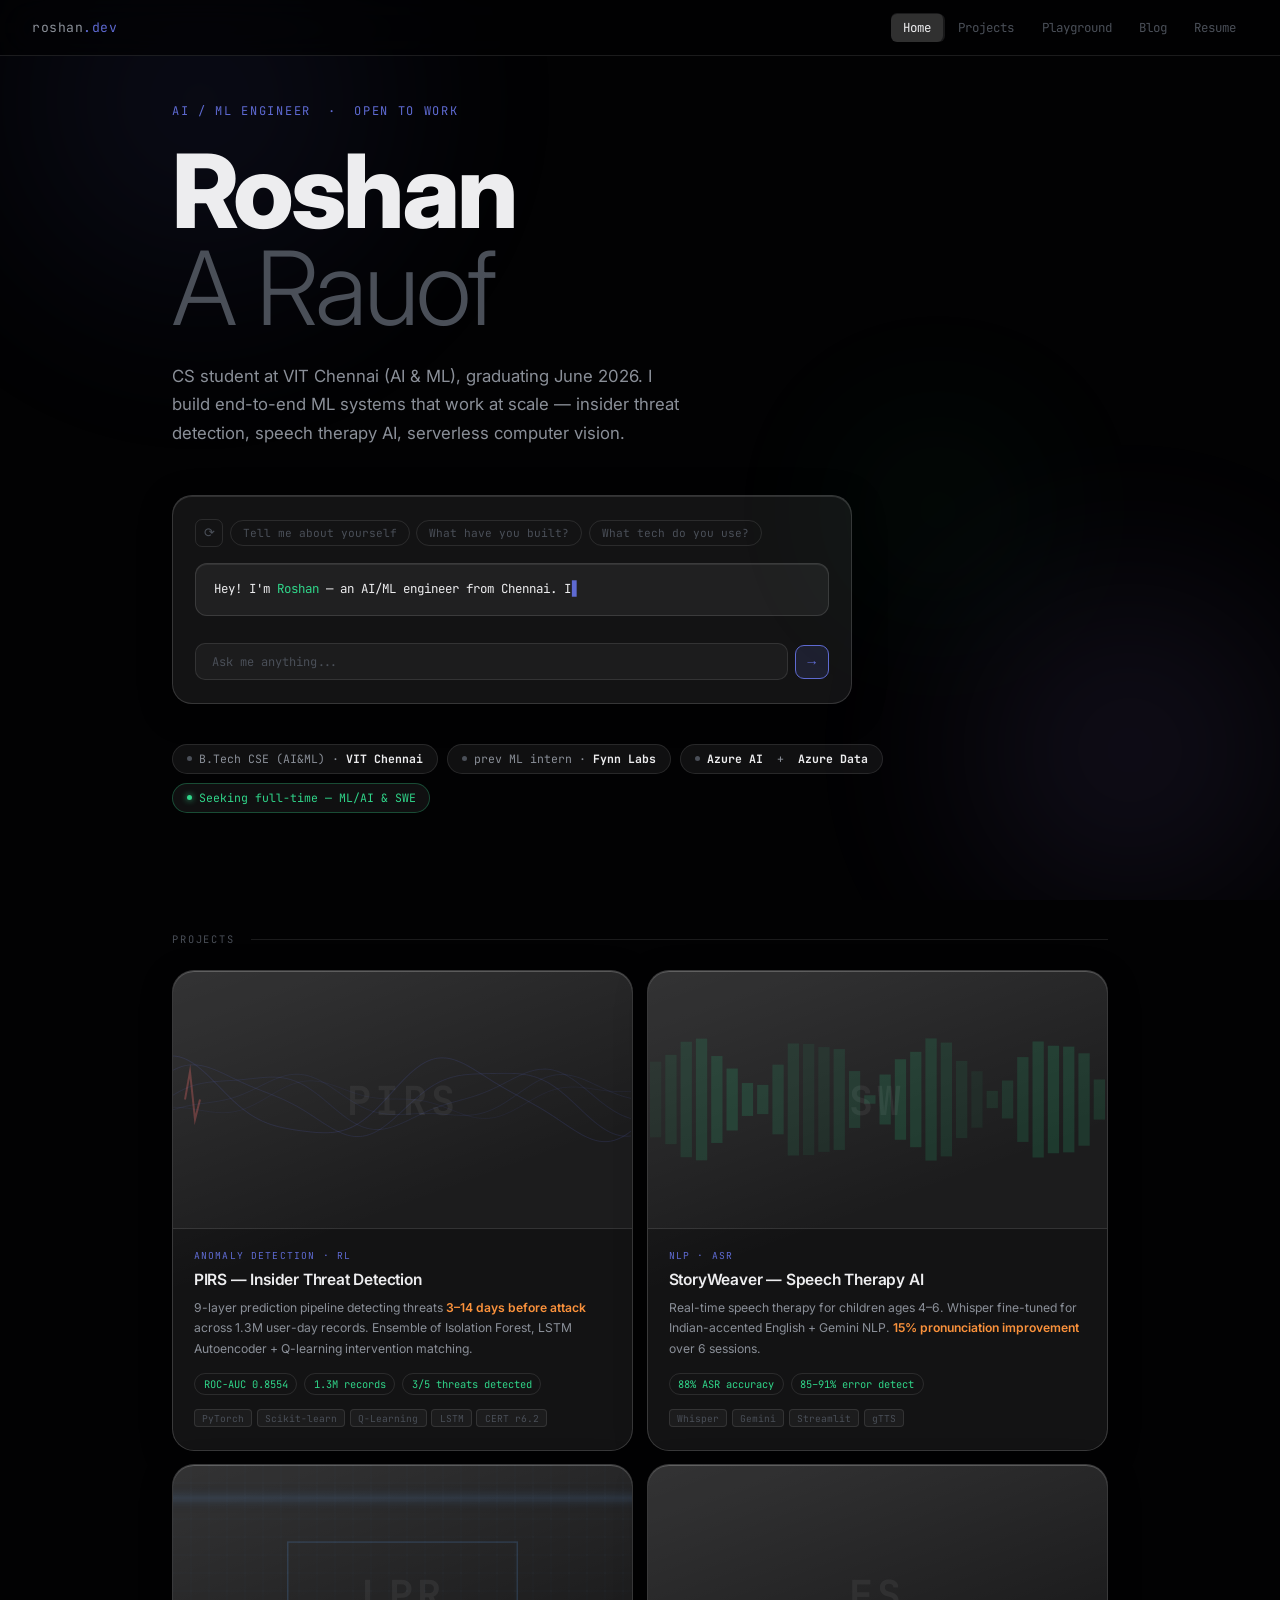
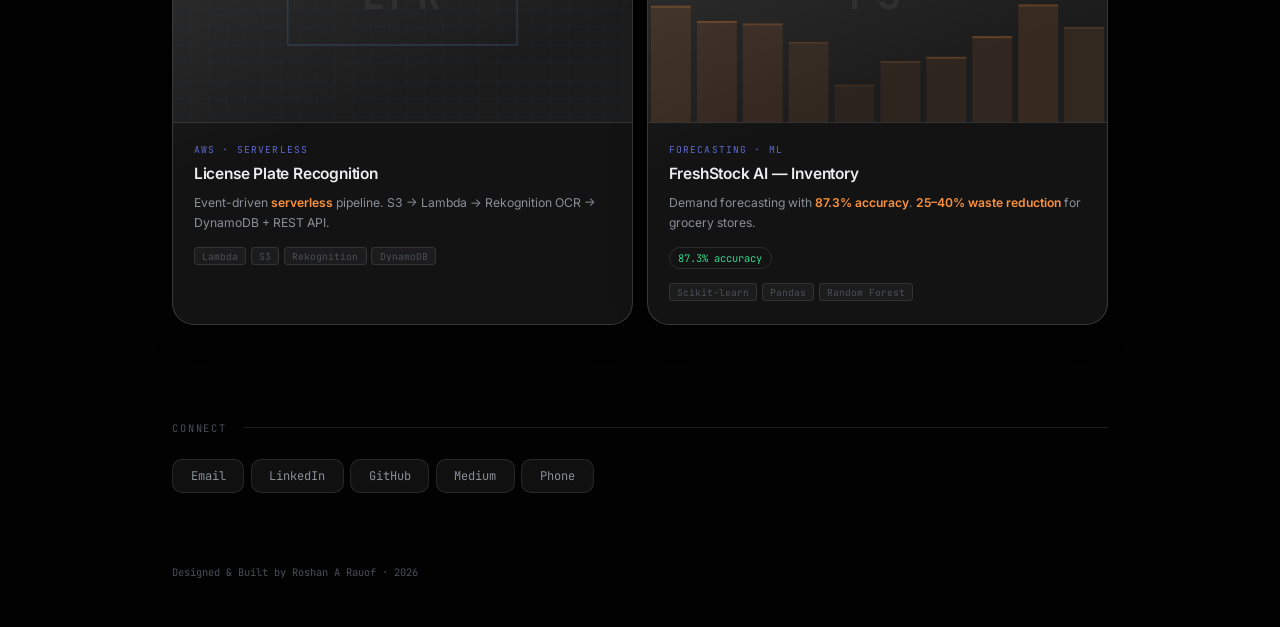
<file: index.html>
<!DOCTYPE html>
<html lang="en">
<head>
  <meta charset="UTF-8">
  <script>document.documentElement.dataset.navDir=sessionStorage.getItem('navDir')||'forward'</script>
  <meta name="viewport" content="width=device-width, initial-scale=1.0">
  <title>Roshan A Rauof — AI/ML Engineer</title>
  <meta name="description" content="Roshan A Rauof — Aspiring AI/ML Engineer. Builder of end-to-end ML systems.">
  <link rel="icon" type="image/svg+xml" href="assets/images/favicon.svg">
  <link href="https://fonts.googleapis.com/css2?family=Inter:ital,opsz,wght@0,14..32,300;0,14..32,400;0,14..32,500;0,14..32,600;0,14..32,700;0,14..32,800;0,14..32,900;1,14..32,400&family=JetBrains+Mono:wght@400;500&display=swap" rel="stylesheet">
  <style>
    :root {
      --bg:           #020203;
      --surface:      rgba(255,255,255,0.06);
      --surface-h:    rgba(255,255,255,0.10);
      --border:       rgba(255,255,255,0.10);
      --border-h:     rgba(255,255,255,0.20);
      --text:         #EDEDEF;
      --text2:        #8A8F98;
      --text3:        #4A4F58;
      --accent:       #5E6AD2;
      --accent-dim:   rgba(94,106,210,0.15);
      --accent-glow:  rgba(94,106,210,0.30);
      --green:        #30D68A;
      --blue:         #60A5FA;
      --purple:       #A78BFA;
      --orange:       #FB923C;
      --red:          #F87171;
      --mono: 'JetBrains Mono', monospace;
      --sans: 'Inter', sans-serif;
      --ease: cubic-bezier(0.16, 1, 0.3, 1);
    }

    *, *::before, *::after { margin:0; padding:0; box-sizing:border-box; }
    html { scroll-behavior: smooth; }

    body {
      font-family: var(--sans);
      background: var(--bg);
      color: var(--text);
      -webkit-font-smoothing: antialiased;
      overflow-x: hidden;
      min-height: 100vh;
    }

    ::selection { background: var(--accent); color: #fff; }
    a { color: inherit; text-decoration: none; }

    /* ===== BACKGROUND BLOBS ===== */
    .blobs {
      position: fixed;
      inset: 0;
      z-index: 0;
      overflow: hidden;
      pointer-events: none;
    }

    .blob {
      position: absolute;
      border-radius: 50%;
      filter: blur(80px);
      opacity: 0.12;
      animation: drift linear infinite;
    }

    .blob-1 {
      width: 600px; height: 600px;
      background: radial-gradient(circle, #5E6AD2, transparent 70%);
      top: -200px; left: -100px;
      animation-duration: 20s;
    }

    .blob-2 {
      width: 500px; height: 500px;
      background: radial-gradient(circle, #A78BFA, transparent 70%);
      bottom: -100px; right: -100px;
      animation-duration: 25s;
      animation-direction: reverse;
    }

    .blob-3 {
      width: 300px; height: 300px;
      background: radial-gradient(circle, #30D68A, transparent 70%);
      top: 40%; right: 15%;
      animation-duration: 18s;
      opacity: 0.07;
    }

    @keyframes drift {
      0%   { transform: translate(0, 0) scale(1); }
      33%  { transform: translate(40px, -30px) scale(1.05); }
      66%  { transform: translate(-20px, 40px) scale(0.97); }
      100% { transform: translate(0, 0) scale(1); }
    }

    /* ===== NAV ===== */
    .nav {
      position: fixed;
      top: 0; left: 0; right: 0;
      z-index: 100;
      padding: 0 2rem;
      height: 56px;
      display: flex;
      align-items: center;
      justify-content: space-between;
      background: rgba(2,2,3,0.7);
      backdrop-filter: blur(20px);
      border-bottom: 1px solid var(--border);
    }

    .nav-logo {
      font-family: var(--mono);
      font-size: 0.82rem;
      color: var(--text2);
      letter-spacing: 0.04em;
    }

    .nav-logo span { color: var(--accent); }

    .nav-links {
      display: flex;
      gap: 0.2rem;
      list-style: none;
    }

    .nav-links a {
      font-size: 0.78rem;
      color: var(--text3);
      padding: 0.35rem 0.75rem;
      border-radius: 6px;
      transition: all 0.2s;
      font-family: var(--mono);
    }

    .nav-links a:hover,
    .nav-links a.active {
      color: var(--text);
      background: var(--surface-h);
    }

    /* ===== LAYOUT ===== */
    .page { position: relative; z-index: 1; }
    .container { max-width: 1000px; margin: 0 auto; padding: 0 2rem; }

    /* ===== HERO ===== */
    .hero {
      min-height: 100vh;
      display: flex;
      flex-direction: column;
      justify-content: center;
      padding: 80px 0 4rem;
    }

    .hero-eyebrow {
      font-family: var(--mono);
      font-size: 0.75rem;
      color: var(--accent);
      letter-spacing: 0.14em;
      text-transform: uppercase;
      margin-bottom: 1.5rem;
      opacity: 0;
      animation: slideUp 0.6s var(--ease) 0.1s forwards;
    }

    .hero-name {
      font-size: clamp(3rem, 8vw, 6.5rem);
      font-weight: 800;
      line-height: 0.95;
      letter-spacing: -0.03em;
      margin-bottom: 1.5rem;
      opacity: 0;
      animation: slideUp 0.7s var(--ease) 0.2s forwards;
    }

    .hero-name .dim { color: var(--text3); font-weight: 300; }

    .hero-sub {
      font-size: 1.05rem;
      color: var(--text2);
      max-width: 520px;
      line-height: 1.7;
      margin-bottom: 3rem;
      opacity: 0;
      animation: slideUp 0.6s var(--ease) 0.35s forwards;
    }

    /* ===== GLASS CHAT ===== */
    .chat-box {
      background: rgba(255,255,255,0.07);
      border: 1px solid rgba(255,255,255,0.15);
      border-radius: 20px;
      padding: 1.4rem;
      max-width: 680px;
      backdrop-filter: blur(20px);
      box-shadow: 0 8px 32px rgba(0,0,0,0.4), inset 0 1px 0 rgba(255,255,255,0.12);
      opacity: 0;
      animation: slideUp 0.6s var(--ease) 0.5s forwards;
    }

    .suggested {
      display: flex;
      gap: 0.4rem;
      margin-bottom: 1rem;
      flex-wrap: wrap;
      align-items: center;
    }

    .refresh-btn {
      width: 28px; height: 28px;
      border-radius: 7px;
      border: 1px solid var(--border);
      background: transparent;
      color: var(--text3);
      font-size: 0.8rem;
      cursor: pointer;
      display: flex; align-items: center; justify-content: center;
      transition: all 0.2s;
      flex-shrink: 0;
    }
    .refresh-btn:hover { border-color: var(--border-h); color: var(--text2); }

    .suggested-btn {
      padding: 0.32rem 0.75rem;
      border: 1px solid var(--border);
      border-radius: 20px;
      background: transparent;
      color: var(--text3);
      font-family: var(--mono);
      font-size: 0.7rem;
      cursor: pointer;
      transition: all 0.2s;
      white-space: nowrap;
    }
    .suggested-btn:hover {
      border-color: var(--accent);
      color: var(--accent);
      background: var(--accent-dim);
    }

    .chat-messages {
      max-height: 320px;
      overflow-y: auto;
      margin-bottom: 0.85rem;
      scroll-behavior: smooth;
    }
    .chat-messages::-webkit-scrollbar { width: 3px; }
    .chat-messages::-webkit-scrollbar-thumb { background: var(--border-h); border-radius: 2px; }

    .msg { margin-bottom: 0.85rem; animation: msgIn 0.25s ease; }

    .msg-user {
      font-family: var(--mono);
      font-size: 0.72rem;
      color: var(--text3);
      margin-bottom: 0.3rem;
    }
    .msg-user::before { content: '↳ '; color: var(--accent); }

    .msg-bot {
      font-family: var(--mono);
      font-size: 0.78rem;
      color: var(--text);
      line-height: 1.8;
      padding: 0.9rem 1.1rem;
      background: rgba(255,255,255,0.06);
      border: 1px solid rgba(255,255,255,0.12);
      border-radius: 12px;
      box-shadow: inset 0 1px 0 rgba(255,255,255,0.08);
    }

    .msg-bot .hl    { color: var(--green); }
    .msg-bot .metric { color: var(--orange); font-weight: 600; }
    .msg-bot .link  { color: var(--blue); }

    .typing-cursor::after {
      content: '▋';
      animation: blink 0.75s infinite;
      color: var(--accent);
      margin-left: 1px;
    }

    .chat-input-wrap {
      display: flex;
      gap: 0.4rem;
      align-items: center;
    }

    .chat-input {
      flex: 1;
      padding: 0.6rem 1rem;
      background: rgba(255,255,255,0.04);
      border: 1px solid var(--border);
      border-radius: 10px;
      color: var(--text);
      font-family: var(--mono);
      font-size: 0.75rem;
      outline: none;
      transition: border-color 0.2s;
    }
    .chat-input::placeholder { color: var(--text3); }
    .chat-input:focus { border-color: var(--accent); }

    .chat-send {
      width: 34px; height: 34px;
      border-radius: 9px;
      border: 1px solid var(--accent);
      background: var(--accent-dim);
      color: var(--accent);
      font-size: 0.9rem;
      cursor: pointer;
      display: flex; align-items: center; justify-content: center;
      transition: all 0.2s;
    }
    .chat-send:hover { background: var(--accent); color: #fff; }

    /* ===== STATUS PILLS ===== */
    .status-row {
      display: flex;
      flex-wrap: wrap;
      gap: 0.6rem;
      margin-top: 2.5rem;
      opacity: 0;
      animation: slideUp 0.6s var(--ease) 0.65s forwards;
    }

    .pill {
      display: flex;
      align-items: center;
      gap: 0.45rem;
      padding: 0.4rem 0.85rem;
      border: 1px solid var(--border);
      border-radius: 20px;
      font-family: var(--mono);
      font-size: 0.72rem;
      color: var(--text2);
      background: var(--surface);
      backdrop-filter: blur(8px);
    }

    .pill-dot {
      width: 5px; height: 5px;
      border-radius: 50%;
      background: var(--text3);
      flex-shrink: 0;
    }

    .pill-dot.green {
      background: var(--green);
      box-shadow: 0 0 6px var(--green);
      animation: pulse-green 2s ease infinite;
    }

    .pill strong { color: var(--text); }
    .pill.seeking { border-color: rgba(48,214,138,0.3); color: var(--green); }
    .pill.seeking .pill-dot { background: var(--green); }

    /* ===== SECTION HEADER ===== */
    .section-head {
      display: flex;
      align-items: center;
      gap: 1rem;
      margin-bottom: 1.5rem;
    }

    .section-head-label {
      font-family: var(--mono);
      font-size: 0.65rem;
      letter-spacing: 0.18em;
      text-transform: uppercase;
      color: var(--text3);
      white-space: nowrap;
    }

    .section-head-line {
      flex: 1;
      height: 1px;
      background: var(--border);
    }

    /* ===== BENTO PROJECTS ===== */
    .projects-section { padding: 2rem 0 5rem; }

    .bento {
      display: grid;
      grid-template-columns: 1fr 1fr;
      gap: 0.85rem;
    }

    .bento-card {
      background: rgba(255,255,255,0.07);
      border: 1px solid rgba(255,255,255,0.16);
      border-radius: 22px;
      overflow: hidden;
      transition: border-color 0.3s var(--ease), transform 0.3s var(--ease), box-shadow 0.3s var(--ease);
      text-decoration: none;
      color: inherit;
      display: flex;
      flex-direction: column;
      position: relative;
      backdrop-filter: blur(24px) saturate(180%);
      -webkit-backdrop-filter: blur(24px) saturate(180%);
      box-shadow:
        0 8px 32px rgba(0,0,0,0.25),
        inset 0 1px 0 rgba(255,255,255,0.22),
        inset 0 -1px 0 rgba(0,0,0,0.10);
    }

    .bento-card::before {
      content: '';
      position: absolute;
      inset: 0;
      border-radius: inherit;
      background: linear-gradient(160deg, rgba(255,255,255,0.10) 0%, transparent 50%);
      pointer-events: none;
    }

    .bento-card:hover {
      border-color: rgba(255,255,255,0.30);
      transform: translateY(-4px);
      box-shadow:
        0 20px 50px rgba(0,0,0,0.40),
        inset 0 1px 0 rgba(255,255,255,0.28),
        inset 0 -1px 0 rgba(0,0,0,0.10);
    }

    .bento-preview {
      width: 100%;
      aspect-ratio: 16/9;
      background: rgba(255,255,255,0.04);
      position: relative;
      overflow: hidden;
      flex-shrink: 0;
      border-bottom: 1px solid rgba(255,255,255,0.10);
    }

    .bento-card .bento-preview { aspect-ratio: 16/9; }

    .preview-canvas {
      position: absolute;
      inset: 0;
      width: 100%; height: 100%;
    }

    .preview-label {
      position: absolute;
      top: 50%; left: 50%;
      transform: translate(-50%, -50%);
      font-family: var(--mono);
      font-size: 2.5rem;
      font-weight: 700;
      color: rgba(255,255,255,0.06);
      letter-spacing: 4px;
      pointer-events: none;
    }

    .bento-body { padding: 1.25rem 1.3rem 1.4rem; flex: 1; }

    .bento-tag {
      font-family: var(--mono);
      font-size: 0.6rem;
      color: var(--accent);
      letter-spacing: 0.12em;
      text-transform: uppercase;
      margin-bottom: 0.5rem;
    }

    .bento-name {
      font-size: 0.97rem;
      font-weight: 600;
      margin-bottom: 0.45rem;
      line-height: 1.35;
      letter-spacing: -0.2px;
    }

    .bento-desc {
      font-size: 0.76rem;
      color: var(--text2);
      line-height: 1.65;
      margin-bottom: 0.9rem;
    }

    .bento-desc .pm { color: var(--orange); font-weight: 600; }

    .bento-metrics {
      display: flex;
      flex-wrap: wrap;
      gap: 0.4rem;
      margin-bottom: 0.85rem;
    }

    .bento-metric {
      font-family: var(--mono);
      font-size: 0.65rem;
      padding: 0.2rem 0.55rem;
      border: 1px solid var(--border);
      border-radius: 20px;
      color: var(--green);
    }

    .bento-tags {
      display: flex;
      flex-wrap: wrap;
      gap: 0.3rem;
    }

    .bento-tags span {
      font-family: var(--mono);
      font-size: 0.6rem;
      padding: 0.1rem 0.45rem;
      background: rgba(255,255,255,0.04);
      border: 1px solid var(--border);
      border-radius: 4px;
      color: var(--text3);
    }

    /* ===== CONNECT ===== */
    .connect { padding: 1rem 0 3rem; }

    .connect-links {
      display: flex;
      flex-wrap: wrap;
      gap: 0.4rem;
    }

    .connect-links a {
      font-family: var(--mono);
      font-size: 0.75rem;
      color: var(--text2);
      padding: 0.5rem 1.1rem;
      border: 1px solid var(--border);
      border-radius: 10px;
      background: var(--surface);
      backdrop-filter: blur(8px);
      transition: all 0.2s;
    }

    .connect-links a:hover {
      border-color: var(--border-h);
      color: var(--text);
      background: var(--surface-h);
    }

    .footer {
      padding: 1.5rem 0 3rem;
      font-family: var(--mono);
      font-size: 0.65rem;
      color: var(--text3);
    }

    /* ===== ANIMATIONS ===== */
    @keyframes slideUp {
      from { opacity:0; transform: translateY(20px); }
      to   { opacity:1; transform: translateY(0); }
    }
    @keyframes msgIn {
      from { opacity:0; transform: translateY(6px); }
      to   { opacity:1; transform: translateY(0); }
    }
    @keyframes blink {
      0%,100% { opacity:1; }
      50%      { opacity:0; }
    }
    @keyframes pulse-green {
      0%,100% { box-shadow: 0 0 6px var(--green); }
      50%      { box-shadow: 0 0 2px var(--green); }
    }

    .fade-up {
      opacity: 0; transform: translateY(20px);
      transition: opacity 0.6s var(--ease), transform 0.6s var(--ease);
    }
    .fade-up.visible { opacity:1; transform:translateY(0); }

    /* ===== VIEW TRANSITIONS ===== */
    @view-transition { navigation: auto; }
    .page { view-transition-name: page-content; }
    .nav  { view-transition-name: nav-bar; }

    @keyframes vtInR  { from { opacity:0; transform:translateX(48px); }  to { opacity:1; transform:none; } }
    @keyframes vtOutL { from { opacity:1; transform:none; }  to { opacity:0; transform:translateX(-48px); } }
    @keyframes vtInL  { from { opacity:0; transform:translateX(-48px); } to { opacity:1; transform:none; } }
    @keyframes vtOutR { from { opacity:1; transform:none; }  to { opacity:0; transform:translateX(48px); } }

    :root[data-nav-dir="forward"]::view-transition-new(page-content) { animation:.4s cubic-bezier(.16,1,.3,1) both vtInR; }
    :root[data-nav-dir="forward"]::view-transition-old(page-content) { animation:.4s cubic-bezier(.16,1,.3,1) both vtOutL; }
    :root[data-nav-dir="back"]::view-transition-new(page-content)    { animation:.4s cubic-bezier(.16,1,.3,1) both vtInL; }
    :root[data-nav-dir="back"]::view-transition-old(page-content)    { animation:.4s cubic-bezier(.16,1,.3,1) both vtOutR; }

    ::view-transition-new(nav-bar), ::view-transition-old(nav-bar) { animation:none; mix-blend-mode:normal; }

    /* ===== NAV PILL ===== */
    .nav-links { position:relative; }
    .nav-pill {
      position:absolute; top:50%; transform:translateY(-50%);
      background:rgba(255,255,255,0.09); border-radius:6px;
      pointer-events:none; opacity:0; height:28px;
      transition: left .35s cubic-bezier(.16,1,.3,1), width .35s cubic-bezier(.16,1,.3,1), opacity .2s;
    }
    .nav-pill.ready { opacity:1; }

    /* ===== RESPONSIVE ===== */
    @media (max-width: 768px) {
      .bento { grid-template-columns: 1fr 1fr; }
      .nav-links { display: none; }
      .hero-name { font-size: clamp(2.5rem, 10vw, 4rem); }
    }

    @media (max-width: 480px) {
      .bento { grid-template-columns: 1fr; }
    }
  </style>
</head>
<body>

<!-- Background blobs -->
<div class="blobs">
  <div class="blob blob-1"></div>
  <div class="blob blob-2"></div>
  <div class="blob blob-3"></div>
</div>

<!-- Top nav -->
<nav class="nav">
  <a href="index.html" class="nav-logo">roshan<span>.dev</span></a>
  <div class="nav-links">
    <div class="nav-pill"></div>
    <a href="index.html" class="active">Home</a>
    <a href="projects.html">Projects</a>
    <a href="playground.html">Playground</a>
    <a href="blog.html">Blog</a>
    <a href="assets/Roshan_A_Rauof_Resume.pdf" target="_blank">Resume</a>
  </div>
</nav>

<div class="page">
  <div class="container">

    <!-- HERO -->
    <section class="hero" id="top">

      <p class="hero-eyebrow">AI / ML Engineer &nbsp;·&nbsp; Open to work</p>

      <h1 class="hero-name">
        Roshan<br>
        <span class="dim">A Rauof</span>
      </h1>

      <p class="hero-sub">
        CS student at VIT Chennai (AI &amp; ML), graduating June 2026.
        I build end-to-end ML systems that work at scale — insider threat detection,
        speech therapy AI, serverless computer vision.
      </p>

      <!-- Chat -->
      <div class="chat-box">
        <div class="suggested" id="suggestions">
          <button class="refresh-btn" onclick="shufflePrompts()" title="Shuffle">⟳</button>
          <button class="suggested-btn" onclick="askQuestion(this.dataset.q)" data-q="Tell me about yourself">Tell me about yourself</button>
          <button class="suggested-btn" onclick="askQuestion(this.dataset.q)" data-q="What have you built?">What have you built?</button>
          <button class="suggested-btn" onclick="askQuestion(this.dataset.q)" data-q="What tech do you use?">What tech do you use?</button>
        </div>

        <div class="chat-messages" id="messages"></div>

        <div class="chat-input-wrap">
          <input type="text" class="chat-input" id="chatInput" placeholder="Ask me anything..." onkeydown="if(event.key==='Enter')sendChat()">
          <button class="chat-send" onclick="sendChat()">→</button>
        </div>
      </div>

      <!-- Status pills -->
      <div class="status-row">
        <div class="pill">
          <span class="pill-dot"></span>
          B.Tech CSE (AI&amp;ML) · <strong>VIT Chennai</strong>
        </div>
        <div class="pill">
          <span class="pill-dot"></span>
          prev ML intern · <strong>Fynn Labs</strong>
        </div>
        <div class="pill">
          <span class="pill-dot"></span>
          <strong>Azure AI</strong> &nbsp;+&nbsp; <strong>Azure Data</strong>
        </div>
        <div class="pill seeking">
          <span class="pill-dot green"></span>
          Seeking full-time — ML/AI &amp; SWE
        </div>
      </div>

    </section>

    <!-- PROJECTS -->
    <section class="projects-section fade-up" id="projects">
      <div class="section-head">
        <span class="section-head-label">Projects</span>
        <div class="section-head-line"></div>
      </div>

      <div class="bento">

        <!-- PIRS — wide card -->
        <a href="https://github.com/roshnrf/PIRS" target="_blank" class="bento-card fade-up">
          <div class="bento-preview">
            <canvas class="preview-canvas" id="cv-pirs"></canvas>
            <span class="preview-label">PIRS</span>
          </div>
          <div class="bento-body">
            <div class="bento-tag">Anomaly Detection · RL</div>
            <div class="bento-name">PIRS — Insider Threat Detection</div>
            <div class="bento-desc">
              9-layer prediction pipeline detecting threats <span class="pm">3–14 days before attack</span>
              across 1.3M user-day records. Ensemble of Isolation Forest, LSTM Autoencoder + Q-learning intervention matching.
            </div>
            <div class="bento-metrics">
              <span class="bento-metric">ROC-AUC 0.8554</span>
              <span class="bento-metric">1.3M records</span>
              <span class="bento-metric">3/5 threats detected</span>
            </div>
            <div class="bento-tags"><span>PyTorch</span><span>Scikit-learn</span><span>Q-Learning</span><span>LSTM</span><span>CERT r6.2</span></div>
          </div>
        </a>

        <!-- StoryWeaver — tall card -->
        <a href="https://github.com/roshnrf/StoryWeaver" target="_blank" class="bento-card fade-up">
          <div class="bento-preview">
            <canvas class="preview-canvas" id="cv-story"></canvas>
            <span class="preview-label">SW</span>
          </div>
          <div class="bento-body">
            <div class="bento-tag">NLP · ASR</div>
            <div class="bento-name">StoryWeaver — Speech Therapy AI</div>
            <div class="bento-desc">
              Real-time speech therapy for children ages 4–6.
              Whisper fine-tuned for Indian-accented English + Gemini NLP.
              <span class="pm">15% pronunciation improvement</span> over 6 sessions.
            </div>
            <div class="bento-metrics">
              <span class="bento-metric">88% ASR accuracy</span>
              <span class="bento-metric">85–91% error detect</span>
            </div>
            <div class="bento-tags"><span>Whisper</span><span>Gemini</span><span>Streamlit</span><span>gTTS</span></div>
          </div>
        </a>

        <!-- License Plate -->
        <a href="https://github.com/roshnrf/License-Plate-Recognition-AWS" target="_blank" class="bento-card fade-up">
          <div class="bento-preview">
            <canvas class="preview-canvas" id="cv-lpr"></canvas>
            <span class="preview-label">LPR</span>
          </div>
          <div class="bento-body">
            <div class="bento-tag">AWS · Serverless</div>
            <div class="bento-name">License Plate Recognition</div>
            <div class="bento-desc">Event-driven <span class="pm">serverless</span> pipeline. S3 → Lambda → Rekognition OCR → DynamoDB + REST API.</div>
            <div class="bento-tags"><span>Lambda</span><span>S3</span><span>Rekognition</span><span>DynamoDB</span></div>
          </div>
        </a>

        <!-- FreshStock -->
        <a href="https://github.com/roshnrf/FreshStock-AI---Smart-Inventory-Management-System" target="_blank" class="bento-card fade-up">
          <div class="bento-preview">
            <canvas class="preview-canvas" id="cv-fresh"></canvas>
            <span class="preview-label">FS</span>
          </div>
          <div class="bento-body">
            <div class="bento-tag">Forecasting · ML</div>
            <div class="bento-name">FreshStock AI — Inventory</div>
            <div class="bento-desc">Demand forecasting with <span class="pm">87.3% accuracy</span>. <span class="pm">25–40% waste reduction</span> for grocery stores.</div>
            <div class="bento-metrics">
              <span class="bento-metric">87.3% accuracy</span>
            </div>
            <div class="bento-tags"><span>Scikit-learn</span><span>Pandas</span><span>Random Forest</span></div>
          </div>
        </a>

      </div>
    </section>

    <!-- CONNECT -->
    <section class="connect fade-up" id="connect">
      <div class="section-head">
        <span class="section-head-label">Connect</span>
        <div class="section-head-line"></div>
      </div>
      <div class="connect-links">
        <a href="mailto:roshanabdlrf03@gmail.com">Email</a>
        <a href="https://linkedin.com/in/rosh003" target="_blank">LinkedIn</a>
        <a href="https://github.com/roshnrf" target="_blank">GitHub</a>
        <a href="https://medium.com/@rosh003" target="_blank">Medium</a>
        <a href="tel:+919962095961">Phone</a>
      </div>
    </section>

    <footer class="footer">Designed &amp; Built by Roshan A Rauof · 2026</footer>

  </div>
</div>

<script>
// ===========================
//  SMART CHAT
// ===========================
const knowledge = {
  "about": "I'm <span class='hl'>Roshan A Rauof</span> — a CS student at <span class='hl'>VIT Chennai</span> specializing in AI & Machine Learning, graduating <span class='metric'>June 2026</span>. I build end-to-end ML systems: from a 9-layer insider threat pipeline processing <span class='metric'>1.3M records</span>, to a speech therapy platform with <span class='metric'>88% ASR accuracy</span>. I care about building things that work at scale, not just models that score well on benchmarks.",
  "projects": "<span class='hl'>PIRS</span> — detected insider threats <span class='metric'>3–14 days before attack</span> with ROC-AUC <span class='metric'>0.8554</span> on 1.3M records.<br><br><span class='hl'>StoryWeaver</span> — speech therapy for kids ages 4–6. Whisper + Gemini, <span class='metric'>88% accuracy</span>, <span class='metric'>15% pronunciation improvement</span>.<br><br><span class='hl'>License Plate Recognition</span> — serverless AWS pipeline.<br><br><span class='hl'>FreshStock AI</span> — demand forecasting, <span class='metric'>87.3% accuracy</span>, <span class='metric'>25–40% waste reduction</span>.",
  "tech": "My daily drivers: <span class='hl'>Python</span>, <span class='hl'>PyTorch</span>, <span class='hl'>Scikit-learn</span> for ML. <span class='hl'>AWS</span> (Lambda, S3, DynamoDB, API Gateway) for cloud. <span class='hl'>Streamlit</span> and <span class='hl'>Gradio</span> for rapid prototyping. Also comfortable with Java, C++, SQL, and JavaScript.",
  "experience": "I interned at <span class='hl'>Fynn Labs</span> as an ML & Data Science Intern (Jul–Sep 2025), building an inventory optimization platform with <span class='metric'>87.3% demand forecasting accuracy</span> and <span class='metric'>25–40% waste reduction</span>. I also hold <span class='hl'>Microsoft Azure AI & Data certifications</span>.",
  "education": "I'm pursuing a <span class='hl'>B.Tech in CSE</span> with specialization in <span class='hl'>AI & Machine Learning</span> at <span class='hl'>VIT Chennai</span>. Graduating <span class='metric'>June 2026</span>.",
  "passion": "I got into ML through curiosity about how systems learn from messy data — and stayed because of the engineering challenges. Currently exploring <span class='hl'>AI agents</span>, <span class='hl'>explainable AI</span>, and <span class='hl'>autonomous workflows</span>.",
  "contact": "Best way: <a href='mailto:roshanabdlrf03@gmail.com' class='link'>roshanabdlrf03@gmail.com</a> or <a href='https://linkedin.com/in/rosh003' class='link'>LinkedIn</a>. Based in <span class='hl'>Chennai, India</span>.",
  "roles": "Targeting <span class='hl'>ML/AI Engineer</span> and <span class='hl'>Software Engineer</span> roles. Download my <a href='assets/Roshan_A_Rauof_Resume.pdf' class='link'>Resume</a>.",
  "pirs": "<span class='hl'>PIRS</span> is a <span class='metric'>9-layer pipeline</span> processing <span class='metric'>1.3M user-day records</span> from CERT r6.2 (4,000 employees, 515 days). Detected <span class='metric'>3 of 5</span> real insider threats <span class='metric'>3–14 days before attack</span>. Ensemble: Isolation Forest + LSTM Autoencoder + One-Class SVM. Q-learning matches interventions to personality profiles. Cross-validated on LANL (12,416 users, 69GB). <a href='https://github.com/roshnrf/PIRS' class='link'>GitHub →</a>",
  "storyweaver": "<span class='hl'>StoryWeaver</span> is an AI speech therapy platform for children ages 4–6. OpenAI Whisper optimised for Indian-accented English (<span class='metric'>88% accuracy</span>), Gemini 2.5 Flash for multi-error NLP detection (<span class='metric'>85–91%</span>), personalised practice story generation. <span class='metric'>15% pronunciation improvement</span> over 6 sessions. <a href='https://github.com/roshnrf/StoryWeaver' class='link'>GitHub →</a>",
  "hire": "Graduating <span class='metric'>June 2026</span>, actively looking for full-time roles in <span class='hl'>ML/AI Engineering</span> and <span class='hl'>Software Engineering</span>. Production-grade pipelines, real-world messy data, deployed on AWS. → <a href='mailto:roshanabdlrf03@gmail.com' class='link'>roshanabdlrf03@gmail.com</a>"
};

const keywordMap = [
  { keys: ['pirs', 'insider', 'threat', 'anomaly', 'detection'], id: 'pirs' },
  { keys: ['storyweaver', 'story', 'speech', 'therapy', 'whisper', 'children', 'kids'], id: 'storyweaver' },
  { keys: ['hire', 'hiring', 'recruit', 'should i'], id: 'hire' },
  { keys: ['experience', 'intern', 'fynn', 'internship'], id: 'experience' },
  { keys: ['education', 'university', 'college', 'vit', 'degree', 'study', 'studied'], id: 'education' },
  { keys: ['tech', 'stack', 'tools', 'languages', 'frameworks', 'technologies'], id: 'tech' },
  { keys: ['built', 'projects', 'project', 'portfolio', 'made', 'created'], id: 'projects' },
  { keys: ['contact', 'reach', 'email', 'linkedin', 'phone', 'message'], id: 'contact' },
  { keys: ['roles', 'looking', 'seeking', 'position', 'apply', 'resume', 'job', 'available'], id: 'roles' },
  { keys: ['passion', 'drives', 'motivation', 'love', 'interest', 'enjoy'], id: 'passion' },
  { keys: ['yourself', 'who are', 'introduce', 'tell me about you', 'roshan'], id: 'about' },
];

const allPrompts = [
  "Tell me about yourself","What have you built?","What tech do you use?",
  "Tell me about PIRS","Tell me about StoryWeaver","What's your experience?",
  "What drives you?","Where did you study?","Are you looking for roles?",
  "How can I contact you?","Why should I hire you?"
];

function matchQuestion(q) {
  const lower = q.toLowerCase();
  for (const e of keywordMap) {
    if (e.keys.some(k => lower.includes(k))) return knowledge[e.id];
  }
  return "Not sure about that — ask about my <span class='hl'>projects</span>, <span class='hl'>tech stack</span>, or <span class='hl'>background</span>. Or email <a href='mailto:roshanabdlrf03@gmail.com' class='link'>roshanabdlrf03@gmail.com</a>.";
}

function typeText(el, html, speed=12) {
  return new Promise(resolve => {
    el.classList.add('typing-cursor');
    let idx=0, out='';
    function tick() {
      if (idx < html.length) {
        if (html[idx]==='<') {
          const c = html.indexOf('>',idx);
          out += html.slice(idx,c+1); idx=c+1; el.innerHTML=out; tick(); return;
        }
        if (html[idx]==='&') {
          const s = html.indexOf(';',idx);
          if (s!==-1 && s-idx<8) { out+=html.slice(idx,s+1); idx=s+1; el.innerHTML=out; setTimeout(tick,speed); return; }
        }
        out+=html[idx++]; el.innerHTML=out; setTimeout(tick,speed);
      } else { el.classList.remove('typing-cursor'); resolve(); }
    }
    tick();
  });
}

const messagesEl = document.getElementById('messages');

async function askQuestion(q) {
  const ud = document.createElement('div'); ud.className='msg';
  ud.innerHTML=`<div class="msg-user">${q}</div>`; messagesEl.appendChild(ud);
  const bd = document.createElement('div'); bd.className='msg';
  const bc = document.createElement('div'); bc.className='msg-bot';
  bd.appendChild(bc); messagesEl.appendChild(bd);
  messagesEl.scrollTop = messagesEl.scrollHeight;
  await typeText(bc, matchQuestion(q));
  messagesEl.scrollTop = messagesEl.scrollHeight;
}

function sendChat() {
  const inp = document.getElementById('chatInput');
  const q = inp.value.trim(); if (!q) return;
  inp.value=''; askQuestion(q);
}

function shufflePrompts() {
  const c = document.getElementById('suggestions');
  const rb = c.querySelector('.refresh-btn');
  const s = [...allPrompts].sort(()=>Math.random()-0.5).slice(0,3);
  c.innerHTML=''; c.appendChild(rb);
  s.forEach(q => {
    const b = document.createElement('button'); b.className='suggested-btn';
    b.dataset.q=q; b.textContent=q; b.onclick=()=>askQuestion(q); c.appendChild(b);
  });
}

window.addEventListener('load', () => {
  setTimeout(() => {
    const bd=document.createElement('div'); bd.className='msg';
    const bc=document.createElement('div'); bc.className='msg-bot';
    bd.appendChild(bc); messagesEl.appendChild(bd);
    typeText(bc,"Hey! I'm <span class='hl'>Roshan</span> — an AI/ML engineer from Chennai. I build ML pipelines, speech processing systems, and serverless apps. Ask me anything ↑");
  }, 1000);
});

// ===========================
//  CANVAS ANIMATIONS
// ===========================
function initCanvas(id, fn) {
  const c = document.getElementById(id); if (!c) return;
  const ctx = c.getContext('2d');
  function resize() { c.width=c.offsetWidth*2; c.height=c.offsetHeight*2; ctx.scale(2,2); }
  resize();
  const w=c.offsetWidth, h=c.offsetHeight; let f=0;
  (function loop(){ fn(ctx,w,h,f++); requestAnimationFrame(loop); })();
}

initCanvas('cv-pirs', (ctx,w,h,f)=>{
  ctx.clearRect(0,0,w,h);
  for(let l=0;l<5;l++){
    ctx.strokeStyle=`rgba(94,106,210,${0.08+l*0.02})`;ctx.lineWidth=1;
    ctx.beginPath();
    for(let x=0;x<w;x+=2){
      const y=h/2+Math.sin((x+f*2+l*40)*0.022)*(14+l*6)+Math.sin((x+f*3)*0.05)*6;
      x===0?ctx.moveTo(x,y):ctx.lineTo(x,y);
    }
    ctx.stroke();
  }
  const sx=(f*1.4)%(w+60)-30;
  ctx.strokeStyle='rgba(248,113,113,0.3)';ctx.lineWidth=2;
  ctx.beginPath();ctx.moveTo(sx,h/2);ctx.lineTo(sx+5,h/2-28);ctx.lineTo(sx+10,h/2+20);ctx.lineTo(sx+15,h/2);ctx.stroke();
});

initCanvas('cv-story', (ctx,w,h,f)=>{
  ctx.clearRect(0,0,w,h);
  const bars=30,bw=w/bars;
  for(let i=0;i<bars;i++){
    const bh=Math.abs(Math.sin((i+f*0.05)*0.4))*h*0.42+Math.sin(i*2+f*0.08)*10+8;
    ctx.fillStyle=`rgba(48,214,138,${0.06+Math.abs(Math.sin(i*0.3))*0.1})`;
    ctx.fillRect(i*bw+2,(h-bh)/2,bw-4,bh);
  }
});

initCanvas('cv-lpr', (ctx,w,h,f)=>{
  ctx.clearRect(0,0,w,h);
  ctx.strokeStyle='rgba(96,165,250,0.06)';ctx.lineWidth=0.5;
  for(let x=0;x<w;x+=18){ctx.beginPath();ctx.moveTo(x,0);ctx.lineTo(x,h);ctx.stroke();}
  for(let y=0;y<h;y+=18){ctx.beginPath();ctx.moveTo(0,y);ctx.lineTo(w,y);ctx.stroke();}
  const sy=(f*1.1)%h;
  const g=ctx.createLinearGradient(0,sy-15,0,sy+15);
  g.addColorStop(0,'transparent');g.addColorStop(0.5,'rgba(96,165,250,0.12)');g.addColorStop(1,'transparent');
  ctx.fillStyle=g;ctx.fillRect(0,sy-15,w,30);
  ctx.strokeStyle=`rgba(96,165,250,${0.12+Math.sin(f*0.05)*0.06})`;ctx.lineWidth=1.5;
  ctx.strokeRect(w*0.25,h*0.3,w*0.5,h*0.4);
});

initCanvas('cv-fresh', (ctx,w,h,f)=>{
  ctx.clearRect(0,0,w,h);
  const bars=10,bw=w/bars,base=h*0.12;
  for(let i=0;i<bars;i++){
    const t=0.3+Math.sin(i*0.8+1)*0.3+Math.abs(Math.cos(i*1.2))*0.3;
    const a=t*Math.min(1,f*0.025);
    const bh=base+a*h*0.52;
    ctx.fillStyle=`rgba(251,146,60,${0.06+a*0.09})`;
    ctx.fillRect(i*bw+3,h-bh,bw-6,bh);
    ctx.fillStyle=`rgba(251,146,60,${0.15+Math.sin(f*0.03+i)*0.08})`;
    ctx.fillRect(i*bw+3,h-bh,bw-6,2);
  }
});

// Scroll observer
const obs = new IntersectionObserver(entries=>{
  entries.forEach(e=>{ if(e.isIntersecting) e.target.classList.add('visible'); });
},{ threshold: 0.1 });
document.querySelectorAll('.fade-up').forEach(el=>obs.observe(el));

// ===== NAV PILL + PAGE TRANSITIONS =====
(function(){
  const TABS = ['index.html','projects.html','playground.html','blog.html'];
  function curPage(){ const p=location.pathname; return TABS.find(t=>p.endsWith(t))||(p==='/'||p.endsWith('/')?'index.html':'index.html'); }

  // Apply direction stored from previous page
  const dir = sessionStorage.getItem('navDir')||'forward';
  document.documentElement.setAttribute('data-nav-dir', dir);

  // Rolling pill
  const pill = document.querySelector('.nav-pill');
  const activeA = document.querySelector('.nav-links a.active');
  function movePill(a){
    if(!pill||!a) return;
    const ar=a.getBoundingClientRect(), pr=pill.parentElement.getBoundingClientRect();
    pill.style.left=(ar.left-pr.left)+'px';
    pill.style.width=ar.width+'px';
    pill.classList.add('ready');
  }
  requestAnimationFrame(()=>{ if(activeA) movePill(activeA); });
  document.querySelectorAll('.nav-links a').forEach(a=>{
    a.addEventListener('mouseenter',()=>movePill(a));
    a.addEventListener('mouseleave',()=>{ if(activeA) movePill(activeA); });
  });

  // Store direction before leaving
  document.querySelectorAll('.nav-links a').forEach(a=>{
    a.addEventListener('click',()=>{
      const href=a.getAttribute('href')||'';
      if(href.startsWith('http')||href.startsWith('#')) return;
      const ci=TABS.indexOf(curPage()), ti=TABS.findIndex(t=>href.includes(t));
      if(ti>=0 && ti!==ci) sessionStorage.setItem('navDir', ti>ci?'forward':'back');
    });
  });
})();
</script>
</body>
</html>
</file>
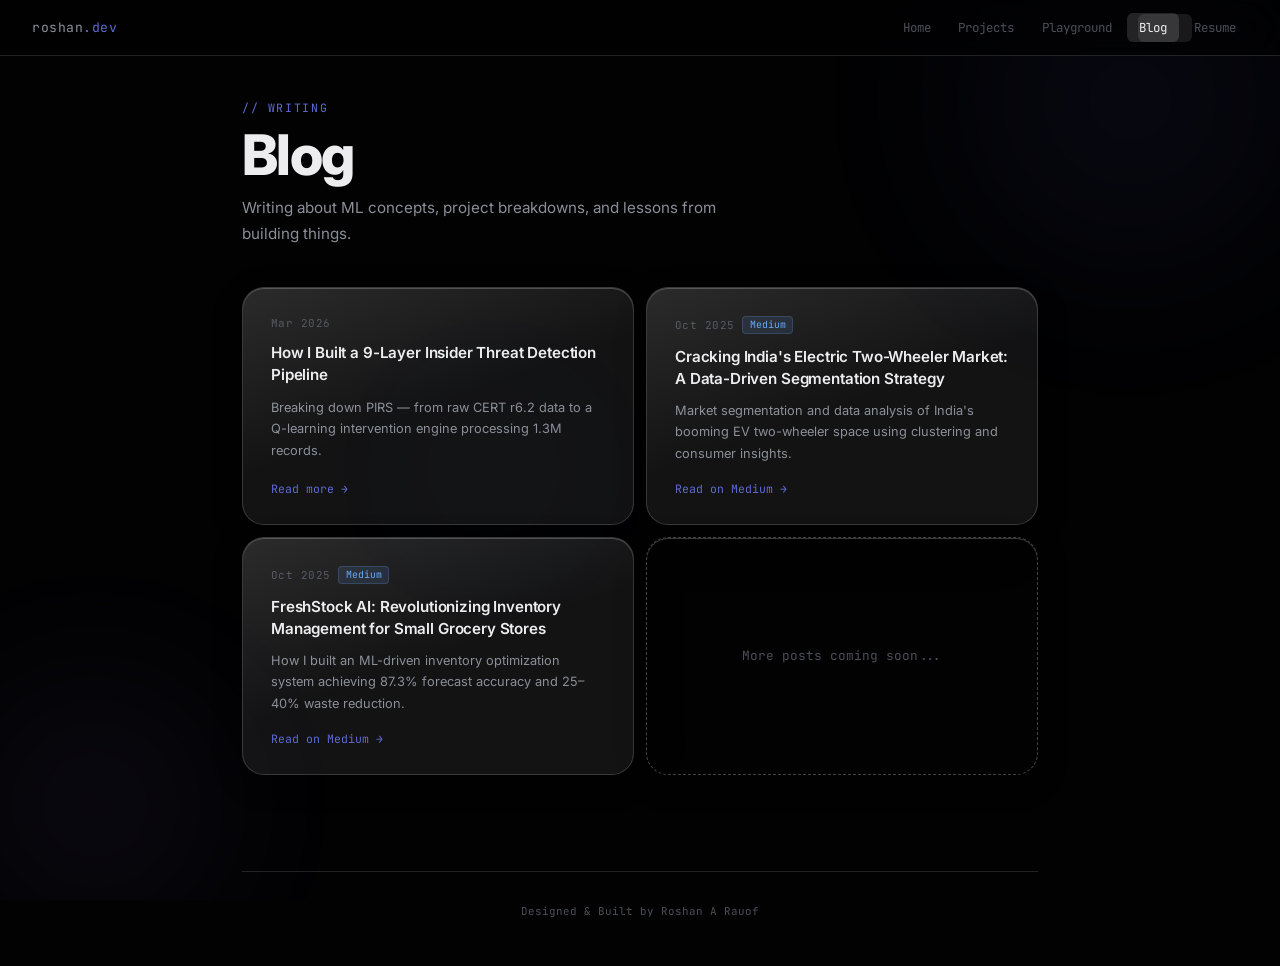
<file: blog.html>
<!DOCTYPE html>
<html lang="en">
<head>
  <meta charset="UTF-8">
  <script>document.documentElement.dataset.navDir=sessionStorage.getItem('navDir')||'forward'</script>
  <meta name="viewport" content="width=device-width, initial-scale=1.0">
  <title>Blog — Roshan A Rauof</title>
  <meta name="description" content="Writing about ML concepts, project breakdowns, and lessons from building things.">
  <link rel="icon" type="image/svg+xml" href="assets/images/favicon.svg">
  <link href="https://fonts.googleapis.com/css2?family=Inter:ital,opsz,wght@0,14..32,300;0,14..32,400;0,14..32,500;0,14..32,600;0,14..32,700;0,14..32,800;1,14..32,400&family=JetBrains+Mono:wght@400;500&display=swap" rel="stylesheet">
  <style>
    :root {
      --bg:          #020203;
      --surface:     rgba(255,255,255,0.08);
      --surface-h:   rgba(255,255,255,0.13);
      --border:      rgba(255,255,255,0.13);
      --border-h:    rgba(255,255,255,0.26);
      --text:        #EDEDEF;
      --text2:       #8A8F98;
      --text3:       #4A4F58;
      --accent:      #5E6AD2;
      --accent-dim:  rgba(94,106,210,0.15);
      --green:       #30D68A;
      --blue:        #60A5FA;
      --purple:      #A78BFA;
      --orange:      #FB923C;
      --mono: 'JetBrains Mono', monospace;
      --sans: 'Inter', sans-serif;
      --ease: cubic-bezier(0.16, 1, 0.3, 1);
    }

    *, *::before, *::after { margin:0; padding:0; box-sizing:border-box; }
    html { scroll-behavior: smooth; }

    body {
      font-family: var(--sans);
      background: var(--bg);
      color: var(--text);
      -webkit-font-smoothing: antialiased;
      overflow-x: hidden;
      min-height: 100vh;
    }

    ::selection { background: var(--accent); color: #fff; }
    a { color: inherit; text-decoration: none; }

    /* Blobs */
    .blobs { position:fixed; inset:0; z-index:0; overflow:hidden; pointer-events:none; }
    .blob { position:absolute; border-radius:50%; filter:blur(80px); opacity:0.10; animation:drift linear infinite; }
    .blob-1 { width:500px; height:500px; background:radial-gradient(circle,#5E6AD2,transparent 70%); top:-150px; right:-100px; animation-duration:24s; }
    .blob-2 { width:350px; height:350px; background:radial-gradient(circle,#A78BFA,transparent 70%); bottom:-80px; left:-80px; animation-duration:20s; animation-direction:reverse; }
    .blob-3 { width:220px; height:220px; background:radial-gradient(circle,#60A5FA,transparent 70%); top:40%; left:30%; animation-duration:18s; opacity:0.06; }

    @keyframes drift {
      0%   { transform:translate(0,0) scale(1); }
      33%  { transform:translate(40px,-30px) scale(1.05); }
      66%  { transform:translate(-20px,40px) scale(0.97); }
      100% { transform:translate(0,0) scale(1); }
    }

    /* Nav */
    .nav {
      position:fixed; top:0; left:0; right:0; z-index:100;
      padding:0 2rem; height:56px;
      display:flex; align-items:center; justify-content:space-between;
      background:rgba(2,2,3,0.7); backdrop-filter:blur(20px);
      border-bottom:1px solid var(--border);
    }
    .nav-logo { font-family:var(--mono); font-size:0.82rem; color:var(--text2); letter-spacing:0.04em; }
    .nav-logo span { color:var(--accent); }
    .nav-links { display:flex; gap:0.2rem; list-style:none; }
    .nav-links a {
      font-size:0.78rem; color:var(--text3); padding:0.35rem 0.75rem;
      border-radius:6px; transition:all 0.2s; font-family:var(--mono);
    }
    .nav-links a:hover, .nav-links a.active { color:var(--text); background:var(--surface-h); }

    /* Layout */
    .page { position:relative; z-index:1; }
    .container { max-width:860px; margin:0 auto; padding:0 2rem; }

    /* Page header */
    .page-header { padding-top:100px; padding-bottom:2.5rem; }
    .eyebrow {
      font-family:var(--mono); font-size:0.72rem; color:var(--accent);
      letter-spacing:0.14em; text-transform:uppercase; margin-bottom:0.75rem;
    }
    .page-title {
      font-size:clamp(2rem,5vw,3.5rem); font-weight:800;
      letter-spacing:-0.03em; line-height:1; margin-bottom:0.75rem;
    }
    .page-desc { color:var(--text2); font-size:0.95rem; line-height:1.7; max-width:520px; }

    /* Blog grid */
    .blog-grid {
      display:grid;
      grid-template-columns:1fr 1fr;
      gap:0.75rem;
      padding-bottom:6rem;
    }

    .blog-card {
      background: rgba(255,255,255,0.07);
      border: 1px solid rgba(255,255,255,0.16);
      border-radius: 22px;
      padding:1.75rem;
      display:flex; flex-direction:column;
      transition:border-color 0.25s, transform 0.3s var(--ease), box-shadow 0.3s var(--ease);
      position:relative; overflow:hidden;
      cursor:pointer;
      backdrop-filter: blur(24px) saturate(180%);
      -webkit-backdrop-filter: blur(24px) saturate(180%);
      box-shadow:
        0 8px 32px rgba(0,0,0,0.20),
        inset 0 1px 0 rgba(255,255,255,0.22),
        inset 0 -1px 0 rgba(0,0,0,0.08);
    }
    .blog-card::before {
      content:''; position:absolute; inset:0; border-radius:inherit;
      background:linear-gradient(160deg, rgba(255,255,255,0.10) 0%, transparent 50%);
      pointer-events:none;
    }
    .blog-card:hover {
      border-color: rgba(255,255,255,0.30);
      transform:translateY(-4px);
      box-shadow:
        0 20px 50px rgba(0,0,0,0.35),
        inset 0 1px 0 rgba(255,255,255,0.28),
        inset 0 -1px 0 rgba(0,0,0,0.08);
    }

    .blog-meta {
      display:flex; align-items:center; gap:0.5rem;
      margin-bottom:0.75rem;
    }
    .blog-date {
      font-family:var(--mono); font-size:0.68rem; color:var(--text3); letter-spacing:0.04em;
    }
    .blog-source {
      font-family:var(--mono); font-size:0.62rem;
      padding:0.1rem 0.4rem;
      background:rgba(96,165,250,0.12);
      border:1px solid rgba(96,165,250,0.2);
      border-radius:4px; color:var(--blue);
    }

    .blog-title {
      font-size:0.95rem; font-weight:600; letter-spacing:-0.01em;
      line-height:1.45; color:var(--text); margin-bottom:0.6rem;
      flex-grow:1;
    }

    .blog-excerpt {
      color:var(--text2); font-size:0.8rem; line-height:1.7;
      margin-bottom:1rem; flex-grow:2;
    }

    .blog-read {
      font-family:var(--mono); font-size:0.72rem; color:var(--accent);
      margin-top:auto; transition:color 0.2s;
    }
    .blog-card:hover .blog-read { color:var(--purple); }

    /* Placeholder */
    .blog-placeholder {
      border:1px dashed var(--border-h);
      background:transparent;
      display:flex; align-items:center; justify-content:center;
      min-height:180px;
    }
    .blog-placeholder:hover { transform:none; box-shadow:none; border-color:var(--border-h); background:transparent; }
    .blog-placeholder::before { display:none; }
    .blog-placeholder p { color:var(--text3); font-size:0.8rem; font-family:var(--mono); }

    /* Animations */
    @keyframes slideUp {
      from { opacity:0; transform:translateY(16px); }
      to   { opacity:1; transform:translateY(0); }
    }
    .s0 { opacity:0; animation:slideUp 0.6s var(--ease) 0.05s forwards; }
    .s1 { opacity:0; animation:slideUp 0.6s var(--ease) 0.15s forwards; }
    .s2 { opacity:0; animation:slideUp 0.6s var(--ease) 0.25s forwards; }
    .s3 { opacity:0; animation:slideUp 0.6s var(--ease) 0.35s forwards; }
    .s4 { opacity:0; animation:slideUp 0.6s var(--ease) 0.45s forwards; }

    /* Footer */
    .footer {
      text-align:center; padding:2rem 0 3rem;
      font-family:var(--mono); font-size:0.68rem; color:var(--text3);
      border-top:1px solid var(--border);
    }

    /* === VIEW TRANSITIONS === */
    @view-transition { navigation: auto; }
    .page { view-transition-name: page-content; }
    .nav  { view-transition-name: nav-bar; }

    @keyframes vtInR  { from { opacity:0; transform:translateX(48px); }  to { opacity:1; transform:none; } }
    @keyframes vtOutL { from { opacity:1; transform:none; }  to { opacity:0; transform:translateX(-48px); } }
    @keyframes vtInL  { from { opacity:0; transform:translateX(-48px); } to { opacity:1; transform:none; } }
    @keyframes vtOutR { from { opacity:1; transform:none; }  to { opacity:0; transform:translateX(48px); } }

    :root[data-nav-dir="forward"]::view-transition-new(page-content) { animation:.4s cubic-bezier(.16,1,.3,1) both vtInR; }
    :root[data-nav-dir="forward"]::view-transition-old(page-content) { animation:.4s cubic-bezier(.16,1,.3,1) both vtOutL; }
    :root[data-nav-dir="back"]::view-transition-new(page-content)    { animation:.4s cubic-bezier(.16,1,.3,1) both vtInL; }
    :root[data-nav-dir="back"]::view-transition-old(page-content)    { animation:.4s cubic-bezier(.16,1,.3,1) both vtOutR; }

    ::view-transition-new(nav-bar), ::view-transition-old(nav-bar) { animation:none; mix-blend-mode:normal; }

    /* === NAV PILL === */
    .nav-links { position:relative; }
    .nav-pill {
      position:absolute; top:50%; transform:translateY(-50%);
      background:rgba(255,255,255,0.09); border-radius:6px;
      pointer-events:none; opacity:0; height:28px;
      transition: left .35s cubic-bezier(.16,1,.3,1), width .35s cubic-bezier(.16,1,.3,1), opacity .2s;
    }
    .nav-pill.ready { opacity:1; }

    @media(max-width:600px) {
      .blog-grid { grid-template-columns:1fr; }
      .nav-links { display:none; }
    }
  </style>
</head>
<body>

<div class="blobs">
  <div class="blob blob-1"></div>
  <div class="blob blob-2"></div>
  <div class="blob blob-3"></div>
</div>

<nav class="nav">
  <a href="index.html" class="nav-logo">roshan<span>.dev</span></a>
  <div class="nav-links">
    <div class="nav-pill"></div>
    <a href="index.html">Home</a>
    <a href="projects.html">Projects</a>
    <a href="playground.html">Playground</a>
    <a href="blog.html" class="active">Blog</a>
    <a href="assets/Roshan_A_Rauof_Resume.pdf" target="_blank">Resume</a>
  </div>
</nav>

<div class="page">
  <div class="container">

    <header class="page-header">
      <p class="eyebrow s0">// writing</p>
      <h1 class="page-title s1">Blog</h1>
      <p class="page-desc s2">Writing about ML concepts, project breakdowns, and lessons from building things.</p>
    </header>

    <div class="blog-grid">

      <a href="blog/insider-threat-detection.html" class="blog-card s3">
        <div class="blog-meta">
          <span class="blog-date">Mar 2026</span>
        </div>
        <h3 class="blog-title">How I Built a 9-Layer Insider Threat Detection Pipeline</h3>
        <p class="blog-excerpt">Breaking down PIRS — from raw CERT r6.2 data to a Q-learning intervention engine processing 1.3M records.</p>
        <span class="blog-read">Read more →</span>
      </a>

      <a href="https://medium.com/@rosh003/cracking-indias-electric-two-wheeler-market-a-data-driven-segmentation-strategy-3eb66a46fe8b" target="_blank" class="blog-card s3">
        <div class="blog-meta">
          <span class="blog-date">Oct 2025</span>
          <span class="blog-source">Medium</span>
        </div>
        <h3 class="blog-title">Cracking India's Electric Two-Wheeler Market: A Data-Driven Segmentation Strategy</h3>
        <p class="blog-excerpt">Market segmentation and data analysis of India's booming EV two-wheeler space using clustering and consumer insights.</p>
        <span class="blog-read">Read on Medium →</span>
      </a>

      <a href="https://medium.com/@rosh003/freshstock-ai-revolutionizing-inventory-management-for-small-grocery-stores-a52eff64420a" target="_blank" class="blog-card s4">
        <div class="blog-meta">
          <span class="blog-date">Oct 2025</span>
          <span class="blog-source">Medium</span>
        </div>
        <h3 class="blog-title">FreshStock AI: Revolutionizing Inventory Management for Small Grocery Stores</h3>
        <p class="blog-excerpt">How I built an ML-driven inventory optimization system achieving 87.3% forecast accuracy and 25–40% waste reduction.</p>
        <span class="blog-read">Read on Medium →</span>
      </a>

      <div class="blog-card blog-placeholder s4">
        <p>More posts coming soon...</p>
      </div>

    </div>

    <footer class="footer">Designed &amp; Built by Roshan A Rauof</footer>
  </div>
</div>

<script>
(function(){
  const TABS=['index.html','projects.html','playground.html','blog.html'];
  function curPage(){ const p=location.pathname; return TABS.find(t=>p.endsWith(t))||'index.html'; }
  const dir=sessionStorage.getItem('navDir')||'forward';
  document.documentElement.setAttribute('data-nav-dir',dir);
  const pill=document.querySelector('.nav-pill'), activeA=document.querySelector('.nav-links a.active');
  function movePill(a){ if(!pill||!a) return; const ar=a.getBoundingClientRect(),pr=pill.parentElement.getBoundingClientRect(); pill.style.left=(ar.left-pr.left)+'px'; pill.style.width=ar.width+'px'; pill.classList.add('ready'); }
  requestAnimationFrame(()=>{ if(activeA) movePill(activeA); });
  document.querySelectorAll('.nav-links a').forEach(a=>{ a.addEventListener('mouseenter',()=>movePill(a)); a.addEventListener('mouseleave',()=>{ if(activeA) movePill(activeA); }); });
  document.querySelectorAll('.nav-links a').forEach(a=>{ a.addEventListener('click',()=>{ const href=a.getAttribute('href')||''; if(href.startsWith('http')||href.startsWith('#')) return; const ci=TABS.indexOf(curPage()),ti=TABS.findIndex(t=>href.includes(t)); if(ti>=0&&ti!==ci) sessionStorage.setItem('navDir',ti>ci?'forward':'back'); }); });
})();
</script>
</body>
</html>
</file>
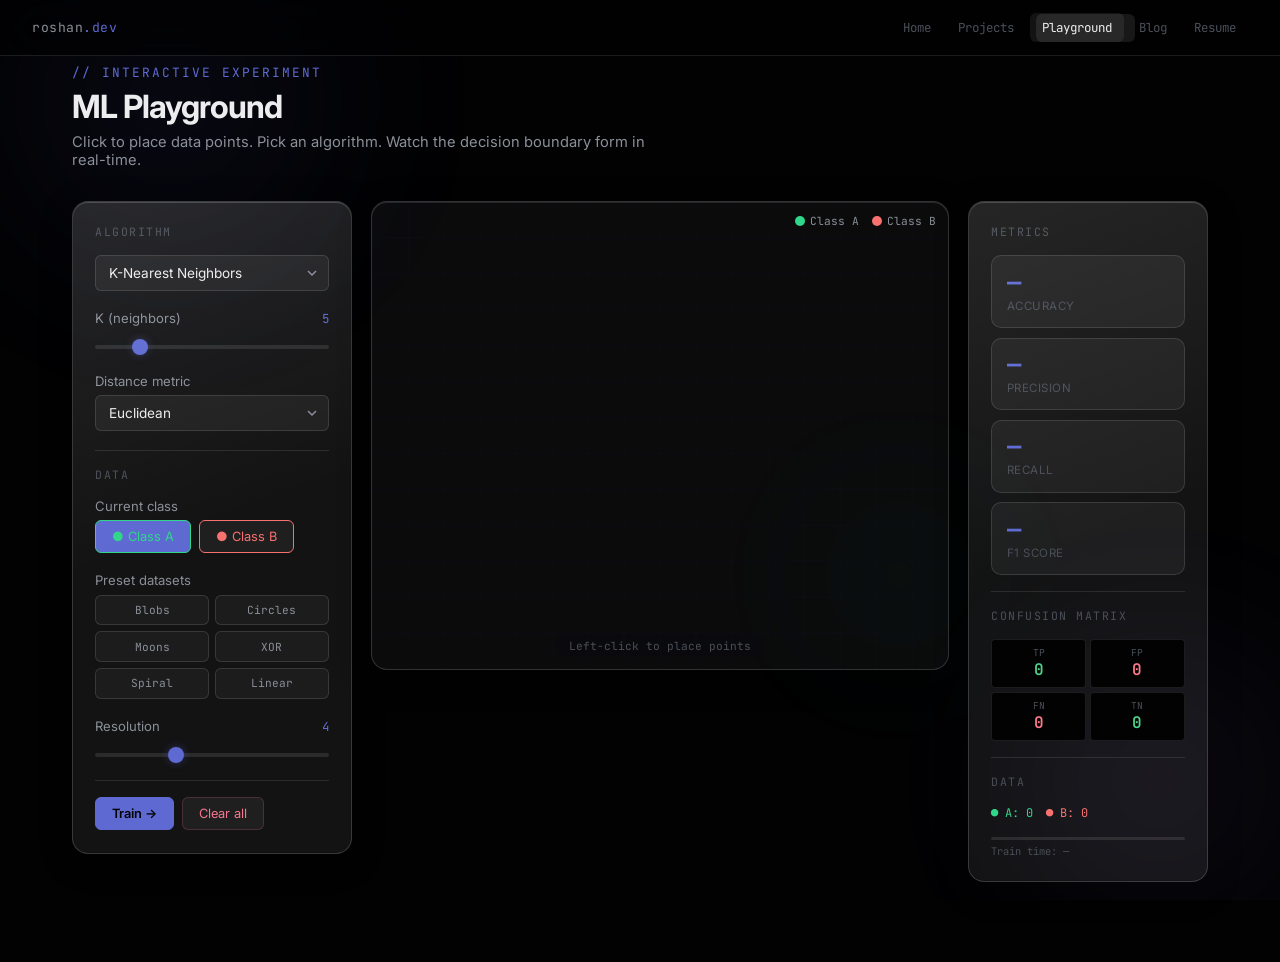
<file: playground.html>
<!DOCTYPE html>
<html lang="en">
<head>
  <meta charset="UTF-8">
  <script>document.documentElement.dataset.navDir=sessionStorage.getItem('navDir')||'forward'</script>
  <meta name="viewport" content="width=device-width, initial-scale=1.0">
  <title>ML Playground — Roshan A Rauof</title>
  <link rel="icon" type="image/svg+xml" href="assets/images/favicon.svg">
  <meta name="description" content="Interactive machine learning playground. Click to create data, pick an algorithm, tune parameters, watch decision boundaries form in real-time.">
  <link href="https://fonts.googleapis.com/css2?family=Inter:wght@300;400;500;600;700&family=JetBrains+Mono:wght@400;500;600&display=swap" rel="stylesheet">
  <style>
    :root {
      --bg:          #020203;
      --bg2:         rgba(255,255,255,0.04);
      --bg3:         rgba(255,255,255,0.07);
      --bg4:         rgba(255,255,255,0.10);
      --text:        #EDEDEF;
      --text2:       #8A8F98;
      --text3:       #4A4F58;
      --accent:      #5E6AD2;
      --accent-dim:  rgba(94,106,210,0.18);
      --accent-glow: rgba(94,106,210,0.35);
      --classA:      #30D68A;
      --classB:      #F87171;
      --classA-soft: rgba(48,214,138,0.30);
      --classB-soft: rgba(248,113,113,0.30);
      --border:      rgba(255,255,255,0.10);
      --font: 'Inter', sans-serif;
      --mono: 'JetBrains Mono', monospace;
    }

    * { margin:0; padding:0; box-sizing:border-box; }

    body {
      font-family: var(--font);
      background: var(--bg);
      color: var(--text);
      min-height: 100vh;
      -webkit-font-smoothing: antialiased;
    }

    /* Blobs */
    .blobs { position:fixed; inset:0; z-index:0; overflow:hidden; pointer-events:none; }
    .blob  { position:absolute; border-radius:50%; filter:blur(80px); opacity:0.10; animation:drift linear infinite; }
    .blob-1 { width:500px; height:500px; background:radial-gradient(circle,#5E6AD2,transparent 70%); top:-150px; left:-80px; animation-duration:22s; }
    .blob-2 { width:400px; height:400px; background:radial-gradient(circle,#A78BFA,transparent 70%); bottom:-80px; right:-80px; animation-duration:28s; animation-direction:reverse; }
    .blob-3 { width:250px; height:250px; background:radial-gradient(circle,#30D68A,transparent 70%); top:50%; right:20%; animation-duration:20s; opacity:0.06; }
    @keyframes drift {
      0%   { transform:translate(0,0) scale(1); }
      33%  { transform:translate(40px,-30px) scale(1.05); }
      66%  { transform:translate(-20px,40px) scale(0.97); }
      100% { transform:translate(0,0) scale(1); }
    }

    /* Top Nav */
    .nav {
      position:fixed;top:0;left:0;right:0;z-index:100;
      padding:0 2rem;height:56px;
      display:flex;align-items:center;justify-content:space-between;
      background:rgba(2,2,3,0.7);backdrop-filter:blur(20px);
      border-bottom:1px solid var(--border);
    }
    .nav-logo {
      font-family:var(--mono);font-size:0.82rem;
      color:var(--text2);letter-spacing:0.04em;text-decoration:none;
    }
    .nav-logo span { color:var(--accent); }
    .nav-links {
      display:flex;gap:0.2rem;list-style:none;
    }
    .nav-links a {
      font-size:0.78rem;color:var(--text3);
      padding:0.35rem 0.75rem;border-radius:6px;
      transition:all 0.2s;font-family:var(--mono);text-decoration:none;
    }
    .nav-links a:hover,.nav-links a.active {
      color:var(--text);background:rgba(255,255,255,0.07);
    }

    /* Main layout */
    .playground {
      max-width:1200px; margin:0 auto; padding:2rem 2rem 5rem;
      position:relative; z-index:1;
    }

    .page-header {
      margin-bottom:2rem;
    }
    .page-label {
      font-family:var(--mono); font-size:0.8rem; color:var(--accent);
      text-transform:uppercase; letter-spacing:2px; margin-bottom:0.4rem;
    }
    .page-title {
      font-size:2rem; font-weight:700; letter-spacing:-1px; margin-bottom:0.4rem;
    }
    .page-subtitle {
      color:var(--text2); font-size:0.92rem; max-width:600px;
    }

    /* Grid */
    .main-grid {
      display:grid;
      grid-template-columns:280px 1fr 240px;
      gap:1.2rem;
      align-items:start;
    }

    /* Panels */
    .panel {
      background: rgba(255,255,255,0.07);
      border: 1px solid rgba(255,255,255,0.16);
      border-radius: 16px;
      padding:1.4rem;
      backdrop-filter: blur(24px) saturate(180%);
      -webkit-backdrop-filter: blur(24px) saturate(180%);
      box-shadow: 0 8px 32px rgba(0,0,0,0.25), inset 0 1px 0 rgba(255,255,255,0.18), inset 0 -1px 0 rgba(0,0,0,0.10);
      position: relative;
    }
    .panel::before {
      content:''; position:absolute; inset:0; border-radius:inherit;
      background:linear-gradient(160deg, rgba(255,255,255,0.08) 0%, transparent 50%);
      pointer-events:none;
    }
    .panel-title {
      font-family:var(--mono);
      font-size:0.72rem;
      text-transform:uppercase;
      letter-spacing:1.5px;
      color:var(--text3);
      margin-bottom:1rem;
    }

    /* Controls */
    .control-group {
      margin-bottom:1.2rem;
    }
    .control-label {
      font-size:0.82rem;
      color:var(--text2);
      margin-bottom:0.4rem;
      display:flex;
      justify-content:space-between;
    }
    .control-value {
      font-family:var(--mono);
      color:var(--accent);
      font-size:0.78rem;
    }

    /* Custom select */
    select {
      width:100%;
      padding:0.55rem 0.8rem;
      background:rgba(255,255,255,0.05);
      border:1px solid rgba(255,255,255,0.12);
      border-radius:6px;
      color:var(--text);
      font-family:var(--font);
      font-size:0.85rem;
      cursor:pointer;
      outline:none;
      transition:border-color 0.3s;
      appearance:none;
      background-image: url("data:image/svg+xml,%3Csvg xmlns='http://www.w3.org/2000/svg' width='12' height='12' viewBox='0 0 12 12'%3E%3Cpath d='M2 4l4 4 4-4' stroke='%238a8a9a' fill='none' stroke-width='1.5'/%3E%3C/svg%3E");
      background-repeat: no-repeat;
      background-position: right 10px center;
    }
    select:focus { border-color:var(--accent); }

    /* Range slider */
    input[type="range"] {
      width:100%;
      height:4px;
      background:var(--border);
      border-radius:2px;
      outline:none;
      -webkit-appearance:none;
      cursor:pointer;
    }
    input[type="range"]::-webkit-slider-thumb {
      -webkit-appearance:none;
      width:16px; height:16px;
      border-radius:50%;
      background:var(--accent);
      cursor:pointer;
      box-shadow:0 0 8px var(--accent-glow);
      transition:transform 0.2s;
    }
    input[type="range"]::-webkit-slider-thumb:hover {
      transform:scale(1.2);
    }

    /* Buttons */
    .btn-row {
      display:flex;
      gap:0.5rem;
      flex-wrap:wrap;
    }
    .btn {
      padding:0.5rem 1rem;
      border:1px solid rgba(255,255,255,0.12);
      border-radius:6px;
      background:rgba(255,255,255,0.05);
      color:var(--text2);
      font-family:var(--font);
      font-size:0.8rem;
      cursor:pointer;
      transition:all 0.3s;
    }
    .btn:hover {
      border-color:var(--accent);
      color:var(--accent);
      background:var(--accent-dim);
    }
    .btn.active {
      border-color:var(--accent);
      color:var(--bg);
      background:var(--accent);
    }
    .btn-danger {
      border-color:#f7768e33;
      color:#f7768e;
    }
    .btn-danger:hover {
      border-color:#f7768e;
      background:rgba(255,107,107,0.12);
    }
    .btn-primary {
      background:var(--accent);
      color:var(--bg);
      border-color:var(--accent);
      font-weight:600;
    }
    .btn-primary:hover {
      background:#9dd6b0;
      box-shadow:0 4px 16px var(--accent-glow);
      transform:translateY(-1px);
    }

    /* Dataset buttons */
    .dataset-grid {
      display:grid;
      grid-template-columns:1fr 1fr;
      gap:0.4rem;
    }
    .dataset-btn {
      padding:0.45rem 0.6rem;
      border:1px solid rgba(255,255,255,0.12);
      border-radius:6px;
      background:rgba(255,255,255,0.04);
      color:var(--text2);
      font-family:var(--mono);
      font-size:0.7rem;
      cursor:pointer;
      transition:all 0.3s;
      text-align:center;
    }
    .dataset-btn:hover {
      border-color:var(--accent);
      color:var(--accent);
    }
    .dataset-btn.active {
      border-color:var(--accent);
      background:var(--accent-dim);
      color:var(--accent);
    }

    /* Canvas area */
    .canvas-wrap {
      position:relative;
      border-radius:16px;
      overflow:hidden;
      border:1px solid rgba(255,255,255,0.16);
      background: rgba(255,255,255,0.04);
      backdrop-filter: blur(24px) saturate(180%);
      -webkit-backdrop-filter: blur(24px) saturate(180%);
      box-shadow: 0 8px 32px rgba(0,0,0,0.25), inset 0 1px 0 rgba(255,255,255,0.12);
    }
    .canvas-wrap canvas {
      display:block;
      width:100%;
      cursor:crosshair;
    }
    .canvas-hint {
      position:absolute;
      bottom:12px; left:50%;
      transform:translateX(-50%);
      font-family:var(--mono);
      font-size:0.7rem;
      color:var(--text3);
      background:rgba(10,10,15,0.8);
      padding:0.3rem 0.8rem;
      border-radius:20px;
      pointer-events:none;
      transition:opacity 0.3s;
    }
    .canvas-legend {
      position:absolute;
      top:12px; right:12px;
      display:flex; gap:0.8rem;
      font-family:var(--mono);
      font-size:0.7rem;
    }
    .legend-item {
      display:flex; align-items:center; gap:0.3rem;
      color:var(--text2);
    }
    .legend-dot {
      width:10px; height:10px; border-radius:50%;
    }

    /* Metrics panel */
    .metric-card {
      background: rgba(255,255,255,0.05);
      border:1px solid rgba(255,255,255,0.12);
      border-radius:10px;
      padding:0.9rem;
      margin-bottom:0.6rem;
      transition:border-color 0.3s;
    }
    .metric-card:hover {
      border-color:rgba(94,106,210,0.35);
    }
    .metric-number {
      font-family:var(--mono);
      font-size:1.5rem;
      font-weight:700;
      color:var(--accent);
      line-height:1;
    }
    .metric-label {
      font-size:0.72rem;
      color:var(--text3);
      margin-top:0.25rem;
      text-transform:uppercase;
      letter-spacing:0.5px;
    }

    .data-counts {
      display:flex; gap:0.8rem; margin-top:0.6rem;
    }
    .data-count {
      font-family:var(--mono);
      font-size:0.75rem;
    }
    .count-a { color:var(--classA); }
    .count-b { color:var(--classB); }

    /* Confusion matrix */
    .confusion-matrix {
      display:grid;
      grid-template-columns:1fr 1fr;
      gap:4px;
      margin-top:0.6rem;
    }
    .cm-cell {
      background:var(--bg);
      border:1px solid var(--border);
      border-radius:4px;
      padding:0.4rem;
      text-align:center;
      font-family:var(--mono);
      font-size:0.75rem;
    }
    .cm-label {
      font-size:0.6rem;
      color:var(--text3);
      display:block;
    }
    .cm-val {
      font-size:1rem;
      font-weight:600;
    }
    .cm-tp { color:#4CD68A; }
    .cm-tn { color:#4CD68A; }
    .cm-fp { color:#FF7A8A; }
    .cm-fn { color:#FF7A8A; }

    /* Train animation */
    .training-pulse {
      animation: pulse 0.6s ease infinite;
    }
    @keyframes pulse {
      0%,100% { box-shadow:0 0 0 0 var(--accent-glow); }
      50% { box-shadow:0 0 0 8px transparent; }
    }

    /* Speed indicator */
    .speed-bar {
      height:3px;
      background:var(--border);
      border-radius:2px;
      margin-top:0.5rem;
      overflow:hidden;
    }
    .speed-fill {
      height:100%;
      background:var(--accent);
      border-radius:2px;
      transition:width 0.5s ease;
    }

    /* Separator */
    .sep {
      height:1px;
      background:var(--border);
      margin:1rem 0;
    }

    /* Responsive */
    @media(max-width:960px) {
      .main-grid { grid-template-columns:1fr; }
    }
    @media(max-width:640px) {
      .nav-links { display:none; }
    }

    /* Animations */
    @keyframes fadeIn {
      from { opacity:0; transform:translateY(10px); }
      to { opacity:1; transform:translateY(0); }
    }
    .fade { animation: fadeIn 0.5s ease forwards; }
    .fade-d1 { animation-delay:0.1s; opacity:0; }
    .fade-d2 { animation-delay:0.2s; opacity:0; }
    .fade-d3 { animation-delay:0.3s; opacity:0; }

    /* === VIEW TRANSITIONS === */
    @view-transition { navigation: auto; }
    .playground { view-transition-name: page-content; }
    .nav { view-transition-name: nav-bar; }

    @keyframes vtInR  { from { opacity:0; transform:translateX(48px); }  to { opacity:1; transform:none; } }
    @keyframes vtOutL { from { opacity:1; transform:none; }  to { opacity:0; transform:translateX(-48px); } }
    @keyframes vtInL  { from { opacity:0; transform:translateX(-48px); } to { opacity:1; transform:none; } }
    @keyframes vtOutR { from { opacity:1; transform:none; }  to { opacity:0; transform:translateX(48px); } }

    :root[data-nav-dir="forward"]::view-transition-new(page-content) { animation:.4s cubic-bezier(.16,1,.3,1) both vtInR; }
    :root[data-nav-dir="forward"]::view-transition-old(page-content) { animation:.4s cubic-bezier(.16,1,.3,1) both vtOutL; }
    :root[data-nav-dir="back"]::view-transition-new(page-content)    { animation:.4s cubic-bezier(.16,1,.3,1) both vtInL; }
    :root[data-nav-dir="back"]::view-transition-old(page-content)    { animation:.4s cubic-bezier(.16,1,.3,1) both vtOutR; }

    ::view-transition-new(nav-bar), ::view-transition-old(nav-bar) { animation:none; mix-blend-mode:normal; }

    /* === NAV PILL === */
    .nav-links { position:relative; }
    .nav-pill {
      position:absolute; top:50%; transform:translateY(-50%);
      background:rgba(255,255,255,0.09); border-radius:6px;
      pointer-events:none; opacity:0; height:28px;
      transition: left .35s cubic-bezier(.16,1,.3,1), width .35s cubic-bezier(.16,1,.3,1), opacity .2s;
    }
    .nav-pill.ready { opacity:1; }
  </style>
</head>
<body>

<div class="blobs">
  <div class="blob blob-1"></div>
  <div class="blob blob-2"></div>
  <div class="blob blob-3"></div>
</div>

  <!-- Top Nav -->
  <nav class="nav">
    <a href="index.html" class="nav-logo">roshan<span>.dev</span></a>
    <div class="nav-links">
      <div class="nav-pill"></div>
      <a href="index.html">Home</a>
      <a href="projects.html">Projects</a>
      <a href="playground.html" class="active">Playground</a>
      <a href="blog.html">Blog</a>
      <a href="assets/Roshan_A_Rauof_Resume.pdf" target="_blank">Resume</a>
    </div>
  </nav>

  <div class="playground" style="padding-top:4rem">
    <!-- Header -->
    <div class="page-header fade">
      <p class="page-label">// interactive experiment</p>
      <h1 class="page-title">ML Playground</h1>
      <p class="page-subtitle">Click to place data points. Pick an algorithm. Watch the decision boundary form in real-time.</p>
    </div>

    <!-- Main grid -->
    <div class="main-grid">

      <!-- LEFT: Controls -->
      <div class="panel fade fade-d1">
        <p class="panel-title">Algorithm</p>

        <div class="control-group">
          <select id="algo">
            <option value="knn">K-Nearest Neighbors</option>
            <option value="perceptron">Perceptron</option>
            <option value="nb">Naive Bayes</option>
          </select>
        </div>

        <!-- KNN params -->
        <div id="params-knn">
          <div class="control-group">
            <div class="control-label">
              <span>K (neighbors)</span>
              <span class="control-value" id="knn-k-val">5</span>
            </div>
            <input type="range" id="knn-k" min="1" max="25" value="5" step="2">
          </div>
          <div class="control-group">
            <div class="control-label">
              <span>Distance metric</span>
            </div>
            <select id="knn-metric">
              <option value="euclidean">Euclidean</option>
              <option value="manhattan">Manhattan</option>
            </select>
          </div>
        </div>

        <!-- Perceptron params -->
        <div id="params-perceptron" style="display:none;">
          <div class="control-group">
            <div class="control-label">
              <span>Learning rate</span>
              <span class="control-value" id="lr-val">0.10</span>
            </div>
            <input type="range" id="perc-lr" min="0.01" max="0.5" value="0.1" step="0.01">
          </div>
          <div class="control-group">
            <div class="control-label">
              <span>Epochs</span>
              <span class="control-value" id="epoch-val">100</span>
            </div>
            <input type="range" id="perc-epochs" min="10" max="500" value="100" step="10">
          </div>
        </div>

        <!-- NB params -->
        <div id="params-nb" style="display:none;">
          <div class="control-group">
            <div class="control-label">
              <span>Smoothing</span>
              <span class="control-value" id="nb-smooth-val">1.00</span>
            </div>
            <input type="range" id="nb-smooth" min="0.01" max="5" value="1" step="0.01">
          </div>
        </div>

        <div class="sep"></div>

        <p class="panel-title">Data</p>

        <div class="control-group">
          <div class="control-label"><span>Current class</span></div>
          <div class="btn-row">
            <button class="btn active" id="classA-btn" onclick="setClass(0)" style="border-color:var(--classA);color:var(--classA);">● Class A</button>
            <button class="btn" id="classB-btn" onclick="setClass(1)" style="border-color:var(--classB);color:var(--classB);">● Class B</button>
          </div>
        </div>

        <div class="control-group">
          <div class="control-label"><span>Preset datasets</span></div>
          <div class="dataset-grid">
            <button class="dataset-btn" onclick="loadDataset('blobs')">Blobs</button>
            <button class="dataset-btn" onclick="loadDataset('circles')">Circles</button>
            <button class="dataset-btn" onclick="loadDataset('moons')">Moons</button>
            <button class="dataset-btn" onclick="loadDataset('xor')">XOR</button>
            <button class="dataset-btn" onclick="loadDataset('spiral')">Spiral</button>
            <button class="dataset-btn" onclick="loadDataset('linear')">Linear</button>
          </div>
        </div>

        <div class="control-group">
          <div class="control-label">
            <span>Resolution</span>
            <span class="control-value" id="res-val">4</span>
          </div>
          <input type="range" id="resolution" min="2" max="8" value="4" step="1">
        </div>

        <div class="sep"></div>

        <div class="btn-row">
          <button class="btn btn-primary" onclick="classify()" id="train-btn">Train →</button>
          <button class="btn btn-danger" onclick="clearAll()">Clear all</button>
        </div>
      </div>

      <!-- CENTER: Canvas -->
      <div class="canvas-wrap fade fade-d2">
        <canvas id="canvas" width="640" height="520"></canvas>
        <div class="canvas-hint" id="hint">Left-click to place points</div>
        <div class="canvas-legend">
          <div class="legend-item"><div class="legend-dot" style="background:var(--classA);"></div>Class A</div>
          <div class="legend-item"><div class="legend-dot" style="background:var(--classB);"></div>Class B</div>
        </div>
      </div>

      <!-- RIGHT: Metrics -->
      <div class="panel fade fade-d3">
        <p class="panel-title">Metrics</p>

        <div class="metric-card">
          <div class="metric-number" id="m-accuracy">—</div>
          <div class="metric-label">Accuracy</div>
        </div>
        <div class="metric-card">
          <div class="metric-number" id="m-precision">—</div>
          <div class="metric-label">Precision</div>
        </div>
        <div class="metric-card">
          <div class="metric-number" id="m-recall">—</div>
          <div class="metric-label">Recall</div>
        </div>
        <div class="metric-card">
          <div class="metric-number" id="m-f1">—</div>
          <div class="metric-label">F1 Score</div>
        </div>

        <div class="sep"></div>

        <p class="panel-title">Confusion Matrix</p>
        <div class="confusion-matrix">
          <div class="cm-cell"><span class="cm-label">TP</span><span class="cm-val cm-tp" id="cm-tp">0</span></div>
          <div class="cm-cell"><span class="cm-label">FP</span><span class="cm-val cm-fp" id="cm-fp">0</span></div>
          <div class="cm-cell"><span class="cm-label">FN</span><span class="cm-val cm-fn" id="cm-fn">0</span></div>
          <div class="cm-cell"><span class="cm-label">TN</span><span class="cm-val cm-tn" id="cm-tn">0</span></div>
        </div>

        <div class="sep"></div>

        <p class="panel-title">Data</p>
        <div class="data-counts">
          <span class="data-count count-a">● A: <span id="count-a">0</span></span>
          <span class="data-count count-b">● B: <span id="count-b">0</span></span>
        </div>

        <div class="speed-bar" style="margin-top:1rem;">
          <div class="speed-fill" id="speed-fill" style="width:0%;"></div>
        </div>
        <div style="font-family:var(--mono);font-size:0.65rem;color:var(--text3);margin-top:0.3rem;">
          <span id="time-label">Train time: —</span>
        </div>
      </div>

    </div>
  </div>

<script>
// ==========================================
//  ML PLAYGROUND — All algorithms in JS
// ==========================================

const canvas = document.getElementById('canvas');
const ctx = canvas.getContext('2d');
const W = canvas.width, H = canvas.height;

let points = [];
let currentClass = 0;
let boundaryData = null;

// --- UI wiring ---
const algoSelect = document.getElementById('algo');
algoSelect.addEventListener('change', () => {
  document.getElementById('params-knn').style.display = algoSelect.value==='knn'?'block':'none';
  document.getElementById('params-perceptron').style.display = algoSelect.value==='perceptron'?'block':'none';
  document.getElementById('params-nb').style.display = algoSelect.value==='nb'?'block':'none';
  if(points.length>2) classify();
});

document.getElementById('knn-k').addEventListener('input', e => {
  document.getElementById('knn-k-val').textContent = e.target.value;
  if(points.length>2) classify();
});
document.getElementById('knn-metric').addEventListener('change', () => { if(points.length>2) classify(); });
document.getElementById('perc-lr').addEventListener('input', e => {
  document.getElementById('lr-val').textContent = parseFloat(e.target.value).toFixed(2);
});
document.getElementById('perc-epochs').addEventListener('input', e => {
  document.getElementById('epoch-val').textContent = e.target.value;
});
document.getElementById('nb-smooth').addEventListener('input', e => {
  document.getElementById('nb-smooth-val').textContent = parseFloat(e.target.value).toFixed(2);
});
document.getElementById('resolution').addEventListener('input', e => {
  document.getElementById('res-val').textContent = e.target.value;
  if(points.length>2) classify();
});

// --- Canvas click ---
canvas.addEventListener('click', e => {
  const rect = canvas.getBoundingClientRect();
  const scaleX = W / rect.width;
  const scaleY = H / rect.height;
  const x = (e.clientX - rect.left) * scaleX;
  const y = (e.clientY - rect.top) * scaleY;
  points.push({ x, y, c: currentClass });
  updateCounts();
  draw();
  document.getElementById('hint').style.opacity = '0';
});

canvas.addEventListener('contextmenu', e => {
  e.preventDefault();
  setClass(currentClass === 0 ? 1 : 0);
});

function setClass(c) {
  currentClass = c;
  document.getElementById('classA-btn').classList.toggle('active', c===0);
  document.getElementById('classB-btn').classList.toggle('active', c===1);
}

function updateCounts() {
  document.getElementById('count-a').textContent = points.filter(p=>p.c===0).length;
  document.getElementById('count-b').textContent = points.filter(p=>p.c===1).length;
}

function clearAll() {
  points = [];
  boundaryData = null;
  updateCounts();
  clearMetrics();
  draw();
  document.getElementById('hint').style.opacity = '1';
}

function clearMetrics() {
  ['m-accuracy','m-precision','m-recall','m-f1'].forEach(id => document.getElementById(id).textContent = '—');
  ['cm-tp','cm-fp','cm-fn','cm-tn'].forEach(id => document.getElementById(id).textContent = '0');
  document.getElementById('speed-fill').style.width = '0%';
  document.getElementById('time-label').textContent = 'Train time: —';
}

// --- Drawing ---
function draw() {
  ctx.clearRect(0, 0, W, H);

  // Draw grid
  ctx.strokeStyle = 'rgba(24,24,42,0.6)';
  ctx.lineWidth = 0.5;
  for(let i = 0; i < W; i += 40) {
    ctx.beginPath(); ctx.moveTo(i,0); ctx.lineTo(i,H); ctx.stroke();
  }
  for(let i = 0; i < H; i += 40) {
    ctx.beginPath(); ctx.moveTo(0,i); ctx.lineTo(W,i); ctx.stroke();
  }

  // Draw boundary
  if(boundaryData) {
    const res = parseInt(document.getElementById('resolution').value);
    const imgData = ctx.createImageData(W, H);
    for(let py = 0; py < H; py += res) {
      for(let px = 0; px < W; px += res) {
        const idx = Math.floor(py/res) * Math.ceil(W/res) + Math.floor(px/res);
        const val = boundaryData[idx];
        const r = val === 0 ? 76  : 255;
        const g = val === 0 ? 214 : 122;
        const b = val === 0 ? 138 : 138;
        for(let dy = 0; dy < res && py+dy < H; dy++) {
          for(let dx = 0; dx < res && px+dx < W; dx++) {
            const i = ((py+dy)*W + (px+dx)) * 4;
            imgData.data[i] = r;
            imgData.data[i+1] = g;
            imgData.data[i+2] = b;
            imgData.data[i+3] = 40;
          }
        }
      }
    }
    ctx.putImageData(imgData, 0, 0);

    // Redraw grid on top
    ctx.strokeStyle = 'rgba(24,24,42,0.3)';
    ctx.lineWidth = 0.5;
    for(let i = 0; i < W; i += 40) {
      ctx.beginPath(); ctx.moveTo(i,0); ctx.lineTo(i,H); ctx.stroke();
    }
    for(let i = 0; i < H; i += 40) {
      ctx.beginPath(); ctx.moveTo(0,i); ctx.lineTo(W,i); ctx.stroke();
    }
  }

  // Draw points
  points.forEach(p => {
    // Glow
    ctx.beginPath();
    ctx.arc(p.x, p.y, 12, 0, Math.PI*2);
    ctx.fillStyle = p.c === 0 ? 'rgba(76,214,138,0.15)' : 'rgba(255,122,138,0.15)';
    ctx.fill();

    // Point
    ctx.beginPath();
    ctx.arc(p.x, p.y, 5, 0, Math.PI*2);
    ctx.fillStyle = p.c === 0 ? '#4CD68A' : '#FF7A8A';
    ctx.fill();
    ctx.strokeStyle = p.c === 0 ? '#7EEAAE' : '#FFA0AE';
    ctx.lineWidth = 1.5;
    ctx.stroke();
  });
}

// ==========================================
//  ALGORITHMS
// ==========================================

// --- KNN ---
function knnPredict(px, py, k, metric) {
  const dists = points.map(p => {
    const d = metric === 'manhattan'
      ? Math.abs(p.x - px) + Math.abs(p.y - py)
      : Math.sqrt((p.x-px)**2 + (p.y-py)**2);
    return { d, c: p.c };
  });
  dists.sort((a,b) => a.d - b.d);
  const topK = dists.slice(0, k);
  const votes = [0, 0];
  topK.forEach(t => votes[t.c]++);
  return votes[0] >= votes[1] ? 0 : 1;
}

// --- Perceptron ---
function trainPerceptron() {
  const lr = parseFloat(document.getElementById('perc-lr').value);
  const epochs = parseInt(document.getElementById('perc-epochs').value);

  // Normalize
  const minX = Math.min(...points.map(p=>p.x));
  const maxX = Math.max(...points.map(p=>p.x));
  const minY = Math.min(...points.map(p=>p.y));
  const maxY = Math.max(...points.map(p=>p.y));
  const rangeX = maxX - minX || 1;
  const rangeY = maxY - minY || 1;

  let w = [Math.random()*0.4-0.2, Math.random()*0.4-0.2, Math.random()*0.4-0.2]; // w0=bias

  for(let e = 0; e < epochs; e++) {
    for(const p of points) {
      const nx = (p.x - minX) / rangeX;
      const ny = (p.y - minY) / rangeY;
      const z = w[0] + w[1]*nx + w[2]*ny;
      const pred = z > 0 ? 1 : 0;
      const err = p.c - pred;
      w[0] += lr * err;
      w[1] += lr * err * nx;
      w[2] += lr * err * ny;
    }
  }

  return { w, minX, maxX, minY, maxY, rangeX, rangeY };
}

function perceptronPredict(px, py, model) {
  const nx = (px - model.minX) / model.rangeX;
  const ny = (py - model.minY) / model.rangeY;
  const z = model.w[0] + model.w[1]*nx + model.w[2]*ny;
  return z > 0 ? 1 : 0;
}

// --- Naive Bayes ---
function trainNaiveBayes() {
  const smooth = parseFloat(document.getElementById('nb-smooth').value);
  const classes = [0, 1];
  const stats = {};

  classes.forEach(c => {
    const pts = points.filter(p => p.c === c);
    if(pts.length === 0) { stats[c] = null; return; }
    const xs = pts.map(p => p.x);
    const ys = pts.map(p => p.y);
    const meanX = xs.reduce((a,b)=>a+b,0)/xs.length;
    const meanY = ys.reduce((a,b)=>a+b,0)/ys.length;
    const varX = xs.reduce((a,b)=>a+(b-meanX)**2,0)/xs.length + smooth;
    const varY = ys.reduce((a,b)=>a+(b-meanY)**2,0)/ys.length + smooth;
    stats[c] = { meanX, meanY, varX, varY, prior: pts.length / points.length };
  });

  return stats;
}

function nbPredict(px, py, stats) {
  let bestClass = 0, bestScore = -Infinity;
  [0,1].forEach(c => {
    if(!stats[c]) return;
    const s = stats[c];
    const logPrior = Math.log(s.prior);
    const logLikX = -0.5*Math.log(2*Math.PI*s.varX) - ((px-s.meanX)**2)/(2*s.varX);
    const logLikY = -0.5*Math.log(2*Math.PI*s.varY) - ((py-s.meanY)**2)/(2*s.varY);
    const score = logPrior + logLikX + logLikY;
    if(score > bestScore) { bestScore = score; bestClass = c; }
  });
  return bestClass;
}

// ==========================================
//  CLASSIFY
// ==========================================
function classify() {
  if(points.length < 2) return;
  const hasA = points.some(p=>p.c===0);
  const hasB = points.some(p=>p.c===1);
  if(!hasA || !hasB) return;

  const t0 = performance.now();
  const algo = algoSelect.value;
  const res = parseInt(document.getElementById('resolution').value);
  const cols = Math.ceil(W/res);
  const rows = Math.ceil(H/res);

  let model = null;
  if(algo === 'perceptron') model = trainPerceptron();
  if(algo === 'nb') model = trainNaiveBayes();

  const boundary = new Array(cols * rows);

  const k = parseInt(document.getElementById('knn-k').value);
  const metric = document.getElementById('knn-metric').value;

  for(let py = 0; py < H; py += res) {
    for(let px = 0; px < W; px += res) {
      const idx = Math.floor(py/res) * cols + Math.floor(px/res);
      const cx = px + res/2;
      const cy = py + res/2;

      if(algo === 'knn') boundary[idx] = knnPredict(cx, cy, k, metric);
      else if(algo === 'perceptron') boundary[idx] = perceptronPredict(cx, cy, model);
      else if(algo === 'nb') boundary[idx] = nbPredict(cx, cy, model);
    }
  }

  boundaryData = boundary;

  const elapsed = performance.now() - t0;

  // Compute metrics (leave-one-out for small datasets, or just on training data)
  let tp=0,fp=0,fn=0,tn=0;
  points.forEach(p => {
    let pred;
    if(algo === 'knn') pred = knnPredict(p.x, p.y, k, metric);
    else if(algo === 'perceptron') pred = perceptronPredict(p.x, p.y, model);
    else pred = nbPredict(p.x, p.y, model);

    if(p.c===1 && pred===1) tp++;
    if(p.c===0 && pred===1) fp++;
    if(p.c===1 && pred===0) fn++;
    if(p.c===0 && pred===0) tn++;
  });

  const accuracy = (tp+tn)/(tp+tn+fp+fn);
  const precision = tp+fp>0 ? tp/(tp+fp) : 0;
  const recall = tp+fn>0 ? tp/(tp+fn) : 0;
  const f1 = precision+recall>0 ? 2*precision*recall/(precision+recall) : 0;

  document.getElementById('m-accuracy').textContent = (accuracy*100).toFixed(1) + '%';
  document.getElementById('m-precision').textContent = (precision*100).toFixed(1) + '%';
  document.getElementById('m-recall').textContent = (recall*100).toFixed(1) + '%';
  document.getElementById('m-f1').textContent = f1.toFixed(3);
  document.getElementById('cm-tp').textContent = tp;
  document.getElementById('cm-fp').textContent = fp;
  document.getElementById('cm-fn').textContent = fn;
  document.getElementById('cm-tn').textContent = tn;

  // Speed bar (cap at 500ms)
  const pct = Math.min(100, (elapsed/500)*100);
  document.getElementById('speed-fill').style.width = pct + '%';
  document.getElementById('time-label').textContent = `Train time: ${elapsed.toFixed(1)}ms`;

  draw();
}

// ==========================================
//  PRESET DATASETS
// ==========================================
function loadDataset(type) {
  points = [];
  boundaryData = null;
  clearMetrics();

  // Highlight active button
  document.querySelectorAll('.dataset-btn').forEach(b => b.classList.remove('active'));
  event.target.classList.add('active');

  const cx = W/2, cy = H/2;
  const n = 80;

  switch(type) {
    case 'blobs': {
      for(let i=0;i<n;i++){
        points.push({ x: 180+Math.random()*120, y: 160+Math.random()*120, c:0 });
        points.push({ x: 360+Math.random()*120, y: 280+Math.random()*120, c:1 });
      }
      break;
    }
    case 'circles': {
      for(let i=0;i<n;i++){
        const a1 = Math.random()*Math.PI*2;
        const r1 = 60+Math.random()*30;
        points.push({ x: cx+Math.cos(a1)*r1, y: cy+Math.sin(a1)*r1, c:0 });
        const a2 = Math.random()*Math.PI*2;
        const r2 = 140+Math.random()*40;
        points.push({ x: cx+Math.cos(a2)*r2, y: cy+Math.sin(a2)*r2, c:1 });
      }
      break;
    }
    case 'moons': {
      for(let i=0;i<n;i++){
        const a1 = Math.PI*i/n;
        points.push({ x: cx+Math.cos(a1)*130+(Math.random()-0.5)*30, y: cy-Math.sin(a1)*130+(Math.random()-0.5)*30, c:0 });
        points.push({ x: cx+130-Math.cos(a1)*130+(Math.random()-0.5)*30, y: cy+Math.sin(a1)*130-40+(Math.random()-0.5)*30, c:1 });
      }
      break;
    }
    case 'xor': {
      for(let i=0;i<n;i++){
        points.push({ x: 120+Math.random()*160, y: 100+Math.random()*140, c:0 });
        points.push({ x: 380+Math.random()*160, y: 300+Math.random()*140, c:0 });
        points.push({ x: 380+Math.random()*160, y: 100+Math.random()*140, c:1 });
        points.push({ x: 120+Math.random()*160, y: 300+Math.random()*140, c:1 });
      }
      break;
    }
    case 'spiral': {
      for(let i=0;i<n*2;i++){
        const t = i/n*3;
        const r = 20+t*35;
        points.push({ x: cx+Math.cos(t)*r+(Math.random()-0.5)*20, y: cy+Math.sin(t)*r+(Math.random()-0.5)*20, c:0 });
        points.push({ x: cx-Math.cos(t)*r+(Math.random()-0.5)*20, y: cy-Math.sin(t)*r+(Math.random()-0.5)*20, c:1 });
      }
      break;
    }
    case 'linear': {
      for(let i=0;i<n;i++){
        const x = Math.random()*W;
        const y = Math.random()*H;
        points.push({ x, y, c: y < (H - x*H/W + (Math.random()-0.5)*80) ? 0 : 1 });
      }
      break;
    }
  }

  updateCounts();
  draw();
  setTimeout(classify, 100);
}

// Init
draw();

// ===== NAV PILL + PAGE TRANSITIONS =====
(function(){
  const TABS=['index.html','projects.html','playground.html','blog.html'];
  function curPage(){ const p=location.pathname; return TABS.find(t=>p.endsWith(t))||'index.html'; }
  const dir=sessionStorage.getItem('navDir')||'forward';
  document.documentElement.setAttribute('data-nav-dir',dir);
  const pill=document.querySelector('.nav-pill'), activeA=document.querySelector('.nav-links a.active');
  function movePill(a){ if(!pill||!a) return; const ar=a.getBoundingClientRect(),pr=pill.parentElement.getBoundingClientRect(); pill.style.left=(ar.left-pr.left)+'px'; pill.style.width=ar.width+'px'; pill.classList.add('ready'); }
  requestAnimationFrame(()=>{ if(activeA) movePill(activeA); });
  document.querySelectorAll('.nav-links a').forEach(a=>{ a.addEventListener('mouseenter',()=>movePill(a)); a.addEventListener('mouseleave',()=>{ if(activeA) movePill(activeA); }); });
  document.querySelectorAll('.nav-links a').forEach(a=>{ a.addEventListener('click',()=>{ const href=a.getAttribute('href')||''; if(href.startsWith('http')||href.startsWith('#')) return; const ci=TABS.indexOf(curPage()),ti=TABS.findIndex(t=>href.includes(t)); if(ti>=0&&ti!==ci) sessionStorage.setItem('navDir',ti>ci?'forward':'back'); }); });
})();
</script>

</body>
</html>
</file>
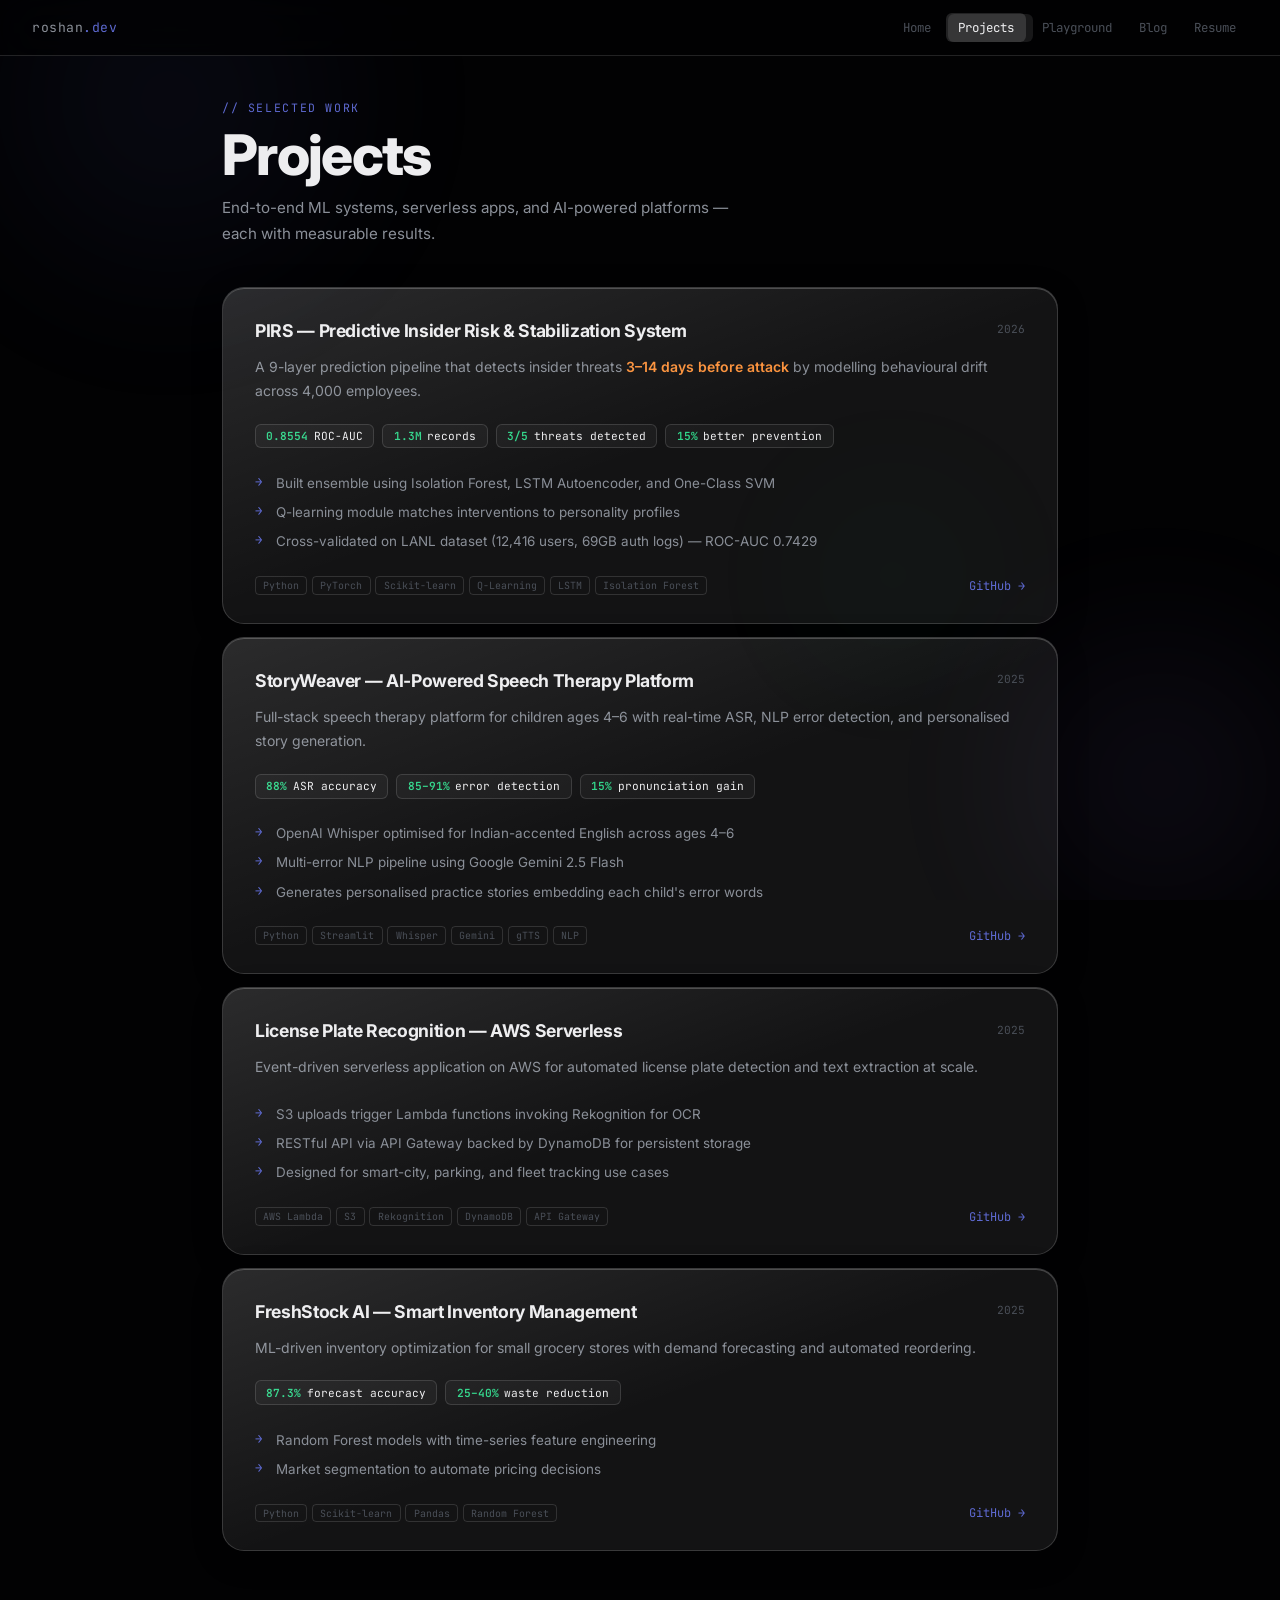
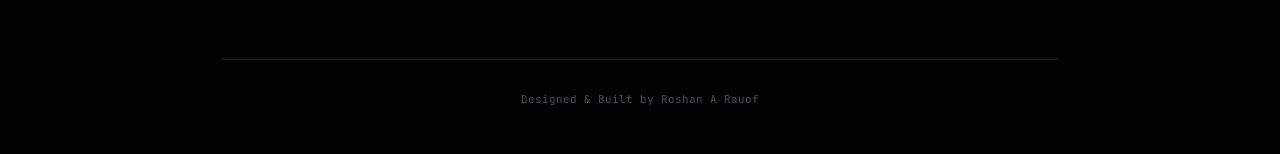
<file: projects.html>
<!DOCTYPE html>
<html lang="en">
<head>
  <meta charset="UTF-8">
  <script>document.documentElement.dataset.navDir=sessionStorage.getItem('navDir')||'forward'</script>
  <meta name="viewport" content="width=device-width, initial-scale=1.0">
  <title>Projects — Roshan A Rauof</title>
  <meta name="description" content="End-to-end ML systems, serverless apps, and AI-powered platforms built by Roshan A Rauof.">
  <link rel="icon" type="image/svg+xml" href="assets/images/favicon.svg">
  <link href="https://fonts.googleapis.com/css2?family=Inter:ital,opsz,wght@0,14..32,300;0,14..32,400;0,14..32,500;0,14..32,600;0,14..32,700;0,14..32,800;1,14..32,400&family=JetBrains+Mono:wght@400;500&display=swap" rel="stylesheet">
  <style>
    :root {
      --bg:          #020203;
      --surface:     rgba(255,255,255,0.08);
      --surface-h:   rgba(255,255,255,0.13);
      --border:      rgba(255,255,255,0.13);
      --border-h:    rgba(255,255,255,0.26);
      --text:        #EDEDEF;
      --text2:       #8A8F98;
      --text3:       #4A4F58;
      --accent:      #5E6AD2;
      --accent-dim:  rgba(94,106,210,0.15);
      --green:       #30D68A;
      --blue:        #60A5FA;
      --purple:      #A78BFA;
      --orange:      #FB923C;
      --red:         #F87171;
      --mono: 'JetBrains Mono', monospace;
      --sans: 'Inter', sans-serif;
      --ease: cubic-bezier(0.16, 1, 0.3, 1);
    }

    *, *::before, *::after { margin:0; padding:0; box-sizing:border-box; }
    html { scroll-behavior: smooth; }

    body {
      font-family: var(--sans);
      background: var(--bg);
      color: var(--text);
      -webkit-font-smoothing: antialiased;
      overflow-x: hidden;
      min-height: 100vh;
    }

    ::selection { background: var(--accent); color: #fff; }
    a { color: inherit; text-decoration: none; }

    /* Blobs */
    .blobs { position:fixed; inset:0; z-index:0; overflow:hidden; pointer-events:none; }
    .blob { position:absolute; border-radius:50%; filter:blur(80px); opacity:0.10; animation:drift linear infinite; }
    .blob-1 { width:500px; height:500px; background:radial-gradient(circle,#5E6AD2,transparent 70%); top:-150px; left:-80px; animation-duration:22s; }
    .blob-2 { width:400px; height:400px; background:radial-gradient(circle,#A78BFA,transparent 70%); bottom:-80px; right:-80px; animation-duration:28s; animation-direction:reverse; }
    .blob-3 { width:250px; height:250px; background:radial-gradient(circle,#30D68A,transparent 70%); top:50%; left:60%; animation-duration:20s; opacity:0.06; }

    @keyframes drift {
      0%   { transform:translate(0,0) scale(1); }
      33%  { transform:translate(40px,-30px) scale(1.05); }
      66%  { transform:translate(-20px,40px) scale(0.97); }
      100% { transform:translate(0,0) scale(1); }
    }

    /* Nav */
    .nav {
      position:fixed; top:0; left:0; right:0; z-index:100;
      padding:0 2rem; height:56px;
      display:flex; align-items:center; justify-content:space-between;
      background:rgba(2,2,3,0.7); backdrop-filter:blur(20px);
      border-bottom:1px solid var(--border);
    }
    .nav-logo { font-family:var(--mono); font-size:0.82rem; color:var(--text2); letter-spacing:0.04em; }
    .nav-logo span { color:var(--accent); }
    .nav-links { display:flex; gap:0.2rem; list-style:none; }
    .nav-links a {
      font-size:0.78rem; color:var(--text3); padding:0.35rem 0.75rem;
      border-radius:6px; transition:all 0.2s; font-family:var(--mono);
    }
    .nav-links a:hover, .nav-links a.active { color:var(--text); background:var(--surface-h); }

    /* Layout */
    .page { position:relative; z-index:1; }
    .container { max-width:900px; margin:0 auto; padding:0 2rem; }

    /* Page header */
    .page-header {
      padding-top: 100px;
      padding-bottom: 2.5rem;
    }
    .eyebrow {
      font-family:var(--mono); font-size:0.72rem; color:var(--accent);
      letter-spacing:0.14em; text-transform:uppercase; margin-bottom:0.75rem;
    }
    .page-title {
      font-size:clamp(2rem,5vw,3.5rem); font-weight:800;
      letter-spacing:-0.03em; line-height:1; margin-bottom:0.75rem;
    }
    .page-desc { color:var(--text2); font-size:0.95rem; line-height:1.7; max-width:520px; }

    /* Project cards */
    .projects-list { display:flex; flex-direction:column; gap:1px; padding-bottom:6rem; }

    .project-card {
      background: rgba(255,255,255,0.07);
      border: 1px solid rgba(255,255,255,0.16);
      border-radius: 22px;
      padding:2rem 2rem 1.75rem;
      transition:border-color 0.25s, transform 0.3s var(--ease), box-shadow 0.3s var(--ease);
      position:relative; overflow:hidden;
      margin-bottom:0.75rem;
      backdrop-filter: blur(24px) saturate(180%);
      -webkit-backdrop-filter: blur(24px) saturate(180%);
      box-shadow:
        0 8px 32px rgba(0,0,0,0.20),
        inset 0 1px 0 rgba(255,255,255,0.22),
        inset 0 -1px 0 rgba(0,0,0,0.08);
    }
    .project-card::before {
      content:''; position:absolute; inset:0; border-radius:inherit;
      background:linear-gradient(160deg, rgba(255,255,255,0.10) 0%, transparent 50%);
      pointer-events:none;
    }
    .project-card:hover {
      border-color: rgba(255,255,255,0.30);
      transform:translateY(-3px);
      box-shadow:
        0 20px 50px rgba(0,0,0,0.35),
        inset 0 1px 0 rgba(255,255,255,0.28),
        inset 0 -1px 0 rgba(0,0,0,0.08);
    }

    .card-top {
      display:flex; justify-content:space-between; align-items:flex-start;
      margin-bottom:0.75rem; gap:1rem;
    }
    .card-name {
      font-size:1.1rem; font-weight:700; letter-spacing:-0.02em; line-height:1.3;
    }
    .card-year {
      font-family:var(--mono); font-size:0.7rem; color:var(--text3);
      flex-shrink:0; padding-top:0.15rem;
    }

    .card-desc {
      color:var(--text2); font-size:0.875rem; line-height:1.75;
      margin-bottom:1.25rem;
    }
    .card-desc .hi { color:var(--orange); font-weight:600; }

    .metrics {
      display:flex; flex-wrap:wrap; gap:0.5rem; margin-bottom:1.25rem;
    }
    .metric {
      font-family:var(--mono); font-size:0.7rem;
      padding:0.28rem 0.65rem;
      background:rgba(255,255,255,0.04);
      border:1px solid var(--border);
      border-radius:6px;
      display:flex; align-items:center; gap:0.35rem;
    }
    .metric .val { color:var(--green); font-weight:600; }

    .bullets { list-style:none; margin-bottom:1.25rem; }
    .bullets li {
      color:var(--text2); font-size:0.84rem; line-height:1.65;
      padding:0.22rem 0 0.22rem 1.3rem; position:relative;
    }
    .bullets li::before {
      content:'→'; position:absolute; left:0;
      color:var(--accent); font-family:var(--mono); font-size:0.78rem;
    }

    .card-footer { display:flex; align-items:center; justify-content:space-between; flex-wrap:wrap; gap:0.75rem; }
    .tags { display:flex; flex-wrap:wrap; gap:0.3rem; }
    .tag {
      font-family:var(--mono); font-size:0.62rem;
      padding:0.12rem 0.45rem;
      background:transparent;
      border:1px solid var(--border);
      border-radius:4px; color:var(--text3);
    }
    .card-link {
      font-family:var(--mono); font-size:0.75rem; color:var(--accent);
      transition:color 0.2s;
    }
    .card-link:hover { color:var(--purple); }

    /* Animations */
    @keyframes slideUp {
      from { opacity:0; transform:translateY(16px); }
      to   { opacity:1; transform:translateY(0); }
    }
    .s0 { opacity:0; animation:slideUp 0.6s var(--ease) 0.05s forwards; }
    .s1 { opacity:0; animation:slideUp 0.6s var(--ease) 0.15s forwards; }
    .s2 { opacity:0; animation:slideUp 0.6s var(--ease) 0.25s forwards; }
    .s3 { opacity:0; animation:slideUp 0.6s var(--ease) 0.35s forwards; }
    .s4 { opacity:0; animation:slideUp 0.6s var(--ease) 0.45s forwards; }
    .s5 { opacity:0; animation:slideUp 0.6s var(--ease) 0.55s forwards; }

    /* Footer */
    .footer {
      text-align:center; padding:2rem 0 3rem;
      font-family:var(--mono); font-size:0.68rem; color:var(--text3);
      border-top:1px solid var(--border);
    }

    /* === VIEW TRANSITIONS === */
    @view-transition { navigation: auto; }
    .page { view-transition-name: page-content; }
    .nav  { view-transition-name: nav-bar; }

    @keyframes vtInR  { from { opacity:0; transform:translateX(48px); }  to { opacity:1; transform:none; } }
    @keyframes vtOutL { from { opacity:1; transform:none; }  to { opacity:0; transform:translateX(-48px); } }
    @keyframes vtInL  { from { opacity:0; transform:translateX(-48px); } to { opacity:1; transform:none; } }
    @keyframes vtOutR { from { opacity:1; transform:none; }  to { opacity:0; transform:translateX(48px); } }

    :root[data-nav-dir="forward"]::view-transition-new(page-content) { animation:.4s cubic-bezier(.16,1,.3,1) both vtInR; }
    :root[data-nav-dir="forward"]::view-transition-old(page-content) { animation:.4s cubic-bezier(.16,1,.3,1) both vtOutL; }
    :root[data-nav-dir="back"]::view-transition-new(page-content)    { animation:.4s cubic-bezier(.16,1,.3,1) both vtInL; }
    :root[data-nav-dir="back"]::view-transition-old(page-content)    { animation:.4s cubic-bezier(.16,1,.3,1) both vtOutR; }

    ::view-transition-new(nav-bar), ::view-transition-old(nav-bar) { animation:none; mix-blend-mode:normal; }

    /* === NAV PILL === */
    .nav-links { position:relative; }
    .nav-pill {
      position:absolute; top:50%; transform:translateY(-50%);
      background:rgba(255,255,255,0.09); border-radius:6px;
      pointer-events:none; opacity:0; height:28px;
      transition: left .35s cubic-bezier(.16,1,.3,1), width .35s cubic-bezier(.16,1,.3,1), opacity .2s;
    }
    .nav-pill.ready { opacity:1; }

    @media(max-width:640px) {
      .card-top { flex-direction:column; gap:0.25rem; }
      .nav-links { display:none; }
    }
  </style>
</head>
<body>

<div class="blobs">
  <div class="blob blob-1"></div>
  <div class="blob blob-2"></div>
  <div class="blob blob-3"></div>
</div>

<nav class="nav">
  <a href="index.html" class="nav-logo">roshan<span>.dev</span></a>
  <div class="nav-links">
    <div class="nav-pill"></div>
    <a href="index.html">Home</a>
    <a href="projects.html" class="active">Projects</a>
    <a href="playground.html">Playground</a>
    <a href="blog.html">Blog</a>
    <a href="assets/Roshan_A_Rauof_Resume.pdf" target="_blank">Resume</a>
  </div>
</nav>

<div class="page">
  <div class="container">

    <header class="page-header">
      <p class="eyebrow s0">// selected work</p>
      <h1 class="page-title s1">Projects</h1>
      <p class="page-desc s2">End-to-end ML systems, serverless apps, and AI-powered platforms — each with measurable results.</p>
    </header>

    <div class="projects-list">

      <!-- PIRS -->
      <div class="project-card s3">
        <div class="card-top">
          <div class="card-name">PIRS — Predictive Insider Risk &amp; Stabilization System</div>
          <span class="card-year">2026</span>
        </div>
        <p class="card-desc">A 9-layer prediction pipeline that detects insider threats <span class="hi">3–14 days before attack</span> by modelling behavioural drift across 4,000 employees.</p>
        <div class="metrics">
          <span class="metric"><span class="val">0.8554</span> ROC-AUC</span>
          <span class="metric"><span class="val">1.3M</span> records</span>
          <span class="metric"><span class="val">3/5</span> threats detected</span>
          <span class="metric"><span class="val">15%</span> better prevention</span>
        </div>
        <ul class="bullets">
          <li>Built ensemble using Isolation Forest, LSTM Autoencoder, and One-Class SVM</li>
          <li>Q-learning module matches interventions to personality profiles</li>
          <li>Cross-validated on LANL dataset (12,416 users, 69GB auth logs) — ROC-AUC 0.7429</li>
        </ul>
        <div class="card-footer">
          <div class="tags">
            <span class="tag">Python</span><span class="tag">PyTorch</span><span class="tag">Scikit-learn</span>
            <span class="tag">Q-Learning</span><span class="tag">LSTM</span><span class="tag">Isolation Forest</span>
          </div>
          <a href="https://github.com/roshnrf/PIRS" target="_blank" class="card-link">GitHub →</a>
        </div>
      </div>

      <!-- StoryWeaver -->
      <div class="project-card s3">
        <div class="card-top">
          <div class="card-name">StoryWeaver — AI-Powered Speech Therapy Platform</div>
          <span class="card-year">2025</span>
        </div>
        <p class="card-desc">Full-stack speech therapy platform for children ages 4–6 with real-time ASR, NLP error detection, and personalised story generation.</p>
        <div class="metrics">
          <span class="metric"><span class="val">88%</span> ASR accuracy</span>
          <span class="metric"><span class="val">85–91%</span> error detection</span>
          <span class="metric"><span class="val">15%</span> pronunciation gain</span>
        </div>
        <ul class="bullets">
          <li>OpenAI Whisper optimised for Indian-accented English across ages 4–6</li>
          <li>Multi-error NLP pipeline using Google Gemini 2.5 Flash</li>
          <li>Generates personalised practice stories embedding each child's error words</li>
        </ul>
        <div class="card-footer">
          <div class="tags">
            <span class="tag">Python</span><span class="tag">Streamlit</span><span class="tag">Whisper</span>
            <span class="tag">Gemini</span><span class="tag">gTTS</span><span class="tag">NLP</span>
          </div>
          <a href="https://github.com/roshnrf/StoryWeaver" target="_blank" class="card-link">GitHub →</a>
        </div>
      </div>

      <!-- License Plate -->
      <div class="project-card s4">
        <div class="card-top">
          <div class="card-name">License Plate Recognition — AWS Serverless</div>
          <span class="card-year">2025</span>
        </div>
        <p class="card-desc">Event-driven serverless application on AWS for automated license plate detection and text extraction at scale.</p>
        <ul class="bullets">
          <li>S3 uploads trigger Lambda functions invoking Rekognition for OCR</li>
          <li>RESTful API via API Gateway backed by DynamoDB for persistent storage</li>
          <li>Designed for smart-city, parking, and fleet tracking use cases</li>
        </ul>
        <div class="card-footer">
          <div class="tags">
            <span class="tag">AWS Lambda</span><span class="tag">S3</span><span class="tag">Rekognition</span>
            <span class="tag">DynamoDB</span><span class="tag">API Gateway</span>
          </div>
          <a href="https://github.com/roshnrf/License-Plate-Recognition-AWS" target="_blank" class="card-link">GitHub →</a>
        </div>
      </div>

      <!-- FreshStock -->
      <div class="project-card s4">
        <div class="card-top">
          <div class="card-name">FreshStock AI — Smart Inventory Management</div>
          <span class="card-year">2025</span>
        </div>
        <p class="card-desc">ML-driven inventory optimization for small grocery stores with demand forecasting and automated reordering.</p>
        <div class="metrics">
          <span class="metric"><span class="val">87.3%</span> forecast accuracy</span>
          <span class="metric"><span class="val">25–40%</span> waste reduction</span>
        </div>
        <ul class="bullets">
          <li>Random Forest models with time-series feature engineering</li>
          <li>Market segmentation to automate pricing decisions</li>
        </ul>
        <div class="card-footer">
          <div class="tags">
            <span class="tag">Python</span><span class="tag">Scikit-learn</span>
            <span class="tag">Pandas</span><span class="tag">Random Forest</span>
          </div>
          <a href="https://github.com/roshnrf/FreshStock-AI---Smart-Inventory-Management-System" target="_blank" class="card-link">GitHub →</a>
        </div>
      </div>

    </div>

    <footer class="footer">Designed &amp; Built by Roshan A Rauof</footer>
  </div>
</div>

<script>
(function(){
  const TABS=['index.html','projects.html','playground.html','blog.html'];
  function curPage(){ const p=location.pathname; return TABS.find(t=>p.endsWith(t))||'index.html'; }
  const dir=sessionStorage.getItem('navDir')||'forward';
  document.documentElement.setAttribute('data-nav-dir',dir);
  const pill=document.querySelector('.nav-pill'), activeA=document.querySelector('.nav-links a.active');
  function movePill(a){ if(!pill||!a) return; const ar=a.getBoundingClientRect(),pr=pill.parentElement.getBoundingClientRect(); pill.style.left=(ar.left-pr.left)+'px'; pill.style.width=ar.width+'px'; pill.classList.add('ready'); }
  requestAnimationFrame(()=>{ if(activeA) movePill(activeA); });
  document.querySelectorAll('.nav-links a').forEach(a=>{ a.addEventListener('mouseenter',()=>movePill(a)); a.addEventListener('mouseleave',()=>{ if(activeA) movePill(activeA); }); });
  document.querySelectorAll('.nav-links a').forEach(a=>{ a.addEventListener('click',()=>{ const href=a.getAttribute('href')||''; if(href.startsWith('http')||href.startsWith('#')) return; const ci=TABS.indexOf(curPage()),ti=TABS.findIndex(t=>href.includes(t)); if(ti>=0&&ti!==ci) sessionStorage.setItem('navDir',ti>ci?'forward':'back'); }); });
})();
</script>
</body>
</html>
</file>
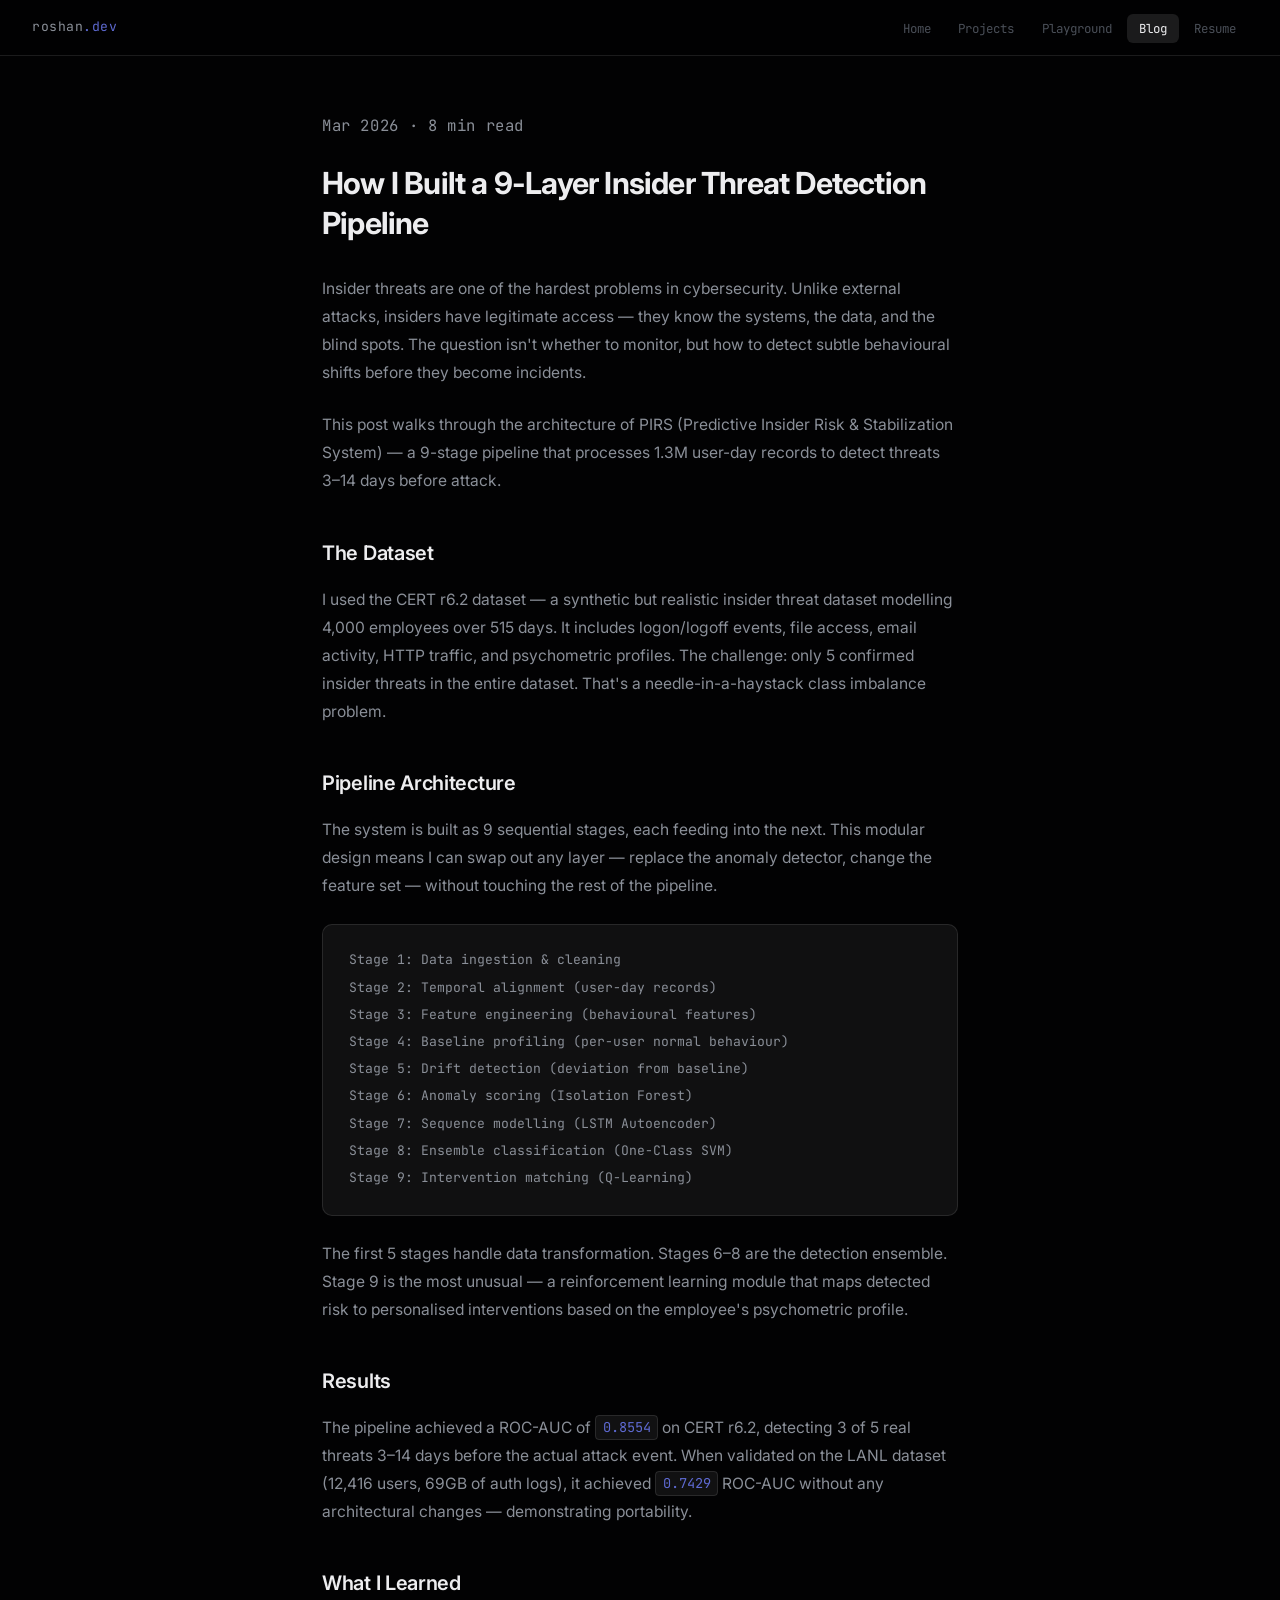
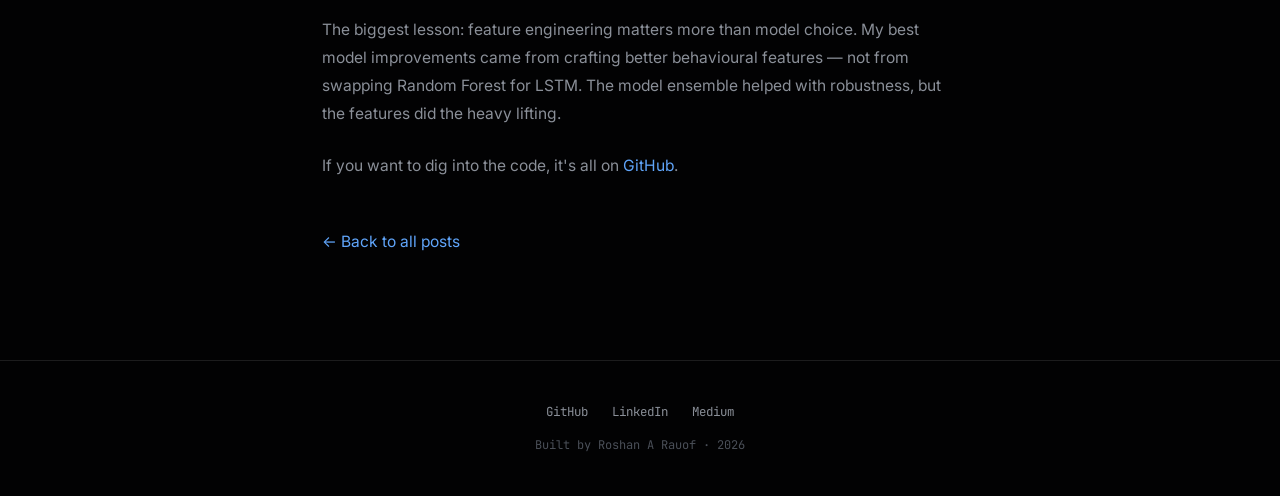
<file: blog/insider-threat-detection.html>
<!DOCTYPE html>
<html lang="en">
<head>
  <meta charset="UTF-8">
  <meta name="viewport" content="width=device-width, initial-scale=1.0">
  <title>How I Built a 9-Layer Insider Threat Detection Pipeline — Roshan A Rauof</title>
  <link rel="stylesheet" href="../assets/css/style.css">
</head>
<body>

  <!-- Navigation -->
  <nav class="nav">
    <a href="../index.html" class="nav-logo">roshan<span>.dev</span></a>
    <ul class="nav-links">
      <li><a href="../index.html">Home</a></li>
      <li><a href="../projects.html">Projects</a></li>
      <li><a href="../playground.html">Playground</a></li>
      <li><a href="../blog.html" class="active">Blog</a></li>
      <li><a href="../assets/Roshan_A_Rauof_Resume.pdf" target="_blank">Resume</a></li>
    </ul>
  </nav>

  <!-- Blog Post -->
  <article class="blog-post container">
    <p class="blog-post-meta">Mar 2026 · 8 min read</p>
    <h1>How I Built a 9-Layer Insider Threat Detection Pipeline</h1>

    <p>
      Insider threats are one of the hardest problems in cybersecurity. Unlike external attacks, insiders have legitimate access — they know the systems, the data, and the blind spots. The question isn't whether to monitor, but how to detect subtle behavioural shifts before they become incidents.
    </p>

    <p>
      This post walks through the architecture of PIRS (Predictive Insider Risk & Stabilization System) — a 9-stage pipeline that processes 1.3M user-day records to detect threats 3–14 days before attack.
    </p>

    <h2>The Dataset</h2>

    <p>
      I used the CERT r6.2 dataset — a synthetic but realistic insider threat dataset modelling 4,000 employees over 515 days. It includes logon/logoff events, file access, email activity, HTTP traffic, and psychometric profiles. The challenge: only 5 confirmed insider threats in the entire dataset. That's a needle-in-a-haystack class imbalance problem.
    </p>

    <h2>Pipeline Architecture</h2>

    <p>
      The system is built as 9 sequential stages, each feeding into the next. This modular design means I can swap out any layer — replace the anomaly detector, change the feature set — without touching the rest of the pipeline.
    </p>

    <pre><code>Stage 1: Data ingestion & cleaning
Stage 2: Temporal alignment (user-day records)
Stage 3: Feature engineering (behavioural features)
Stage 4: Baseline profiling (per-user normal behaviour)
Stage 5: Drift detection (deviation from baseline)
Stage 6: Anomaly scoring (Isolation Forest)
Stage 7: Sequence modelling (LSTM Autoencoder)
Stage 8: Ensemble classification (One-Class SVM)
Stage 9: Intervention matching (Q-Learning)</code></pre>

    <p>
      The first 5 stages handle data transformation. Stages 6–8 are the detection ensemble. Stage 9 is the most unusual — a reinforcement learning module that maps detected risk to personalised interventions based on the employee's psychometric profile.
    </p>

    <h2>Results</h2>

    <p>
      The pipeline achieved a ROC-AUC of <code>0.8554</code> on CERT r6.2, detecting 3 of 5 real threats 3–14 days before the actual attack event. When validated on the LANL dataset (12,416 users, 69GB of auth logs), it achieved <code>0.7429</code> ROC-AUC without any architectural changes — demonstrating portability.
    </p>

    <h2>What I Learned</h2>

    <p>
      The biggest lesson: feature engineering matters more than model choice. My best model improvements came from crafting better behavioural features — not from swapping Random Forest for LSTM. The model ensemble helped with robustness, but the features did the heavy lifting.
    </p>

    <p>
      If you want to dig into the code, it's all on <a href="https://github.com/roshnrf/PIRS" target="_blank">GitHub</a>.
    </p>

    <p style="margin-top: 3rem;">
      <a href="../blog.html">← Back to all posts</a>
    </p>
  </article>

  <!-- Footer -->
  <footer class="footer">
    <div class="container">
      <div class="footer-links">
        <a href="https://github.com/roshnrf" target="_blank">GitHub</a>
        <a href="https://linkedin.com/in/rosh003" target="_blank">LinkedIn</a>
        <a href="https://medium.com/@rosh003" target="_blank">Medium</a>
      </div>
      <p>Built by Roshan A Rauof · 2026</p>
    </div>
  </footer>

  <script src="../assets/js/main.js"></script>
</body>
</html>
</file>
<file: assets/css/style.css>
/* ========================================
   Roshan A Rauof — Portfolio
   Dark OLED theme — shared stylesheet (blog posts)
   ======================================== */

@import url('https://fonts.googleapis.com/css2?family=Inter:ital,opsz,wght@0,14..32,300;0,14..32,400;0,14..32,500;0,14..32,600;0,14..32,700;0,14..32,800;1,14..32,400&family=JetBrains+Mono:wght@400;500&display=swap');

:root {
  --bg:          #020203;
  --surface:     rgba(255,255,255,0.06);
  --surface-h:   rgba(255,255,255,0.10);
  --border:      rgba(255,255,255,0.10);
  --border-h:    rgba(255,255,255,0.20);
  --text:        #EDEDEF;
  --text2:       #8A8F98;
  --text3:       #4A4F58;
  --accent:      #5E6AD2;
  --accent-dim:  rgba(94,106,210,0.15);
  --green:       #30D68A;
  --blue:        #60A5FA;
  --purple:      #A78BFA;
  --orange:      #FB923C;
  --red:         #F87171;
  --mono: 'JetBrains Mono', monospace;
  --sans: 'Inter', sans-serif;
  --ease: cubic-bezier(0.16, 1, 0.3, 1);
}

*, *::before, *::after {
  margin: 0;
  padding: 0;
  box-sizing: border-box;
}

html {
  scroll-behavior: smooth;
  font-size: 16px;
}

body {
  font-family: var(--sans);
  background: var(--bg);
  color: var(--text);
  line-height: 1.7;
  -webkit-font-smoothing: antialiased;
}

::selection {
  background: var(--accent);
  color: #fff;
}

a {
  color: var(--blue);
  text-decoration: none;
  transition: color 0.2s;
}

a:hover {
  color: var(--text);
}

img {
  max-width: 100%;
  display: block;
}

/* --- Navigation (top bar for blog posts) --- */
.nav {
  position: fixed;
  top: 0;
  left: 0;
  right: 0;
  z-index: 100;
  padding: 0 2rem;
  height: 56px;
  display: flex;
  align-items: center;
  justify-content: space-between;
  background: rgba(2, 2, 3, 0.7);
  backdrop-filter: blur(20px);
  border-bottom: 1px solid var(--border);
}

.nav-logo {
  font-family: var(--mono);
  font-size: 0.82rem;
  color: var(--text2);
  letter-spacing: 0.04em;
  text-decoration: none;
}

.nav-logo span {
  color: var(--accent);
}

.nav-links {
  display: flex;
  gap: 0.2rem;
  list-style: none;
}

.nav-links a {
  font-size: 0.78rem;
  color: var(--text3);
  padding: 0.35rem 0.75rem;
  border-radius: 6px;
  transition: all 0.2s;
  font-family: var(--mono);
  text-decoration: none;
}

.nav-links a:hover,
.nav-links a.active {
  color: var(--text);
  background: var(--surface-h);
}

/* --- Layout --- */
.container {
  max-width: 1000px;
  margin: 0 auto;
  padding: 0 2rem;
  position: relative;
  z-index: 1;
}

/* --- Blog Post --- */
.blog-post {
  max-width: 700px;
  margin: 0 auto;
  padding-top: 7rem;
  padding-bottom: 5rem;
}

.blog-post-meta {
  font-family: var(--mono);
  font-size: 0.75rem;
  color: var(--text3);
  margin-bottom: 1rem;
  letter-spacing: 0.04em;
}

.blog-post h1 {
  font-size: 1.9rem;
  font-weight: 700;
  letter-spacing: -0.8px;
  margin-bottom: 2rem;
  line-height: 1.3;
}

.blog-post p {
  color: var(--text2);
  margin-bottom: 1.5rem;
  font-size: 0.975rem;
  line-height: 1.8;
}

.blog-post h2 {
  font-size: 1.25rem;
  font-weight: 600;
  margin-top: 2.5rem;
  margin-bottom: 1rem;
  letter-spacing: -0.3px;
}

.blog-post code {
  font-family: var(--mono);
  background: var(--surface);
  padding: 0.15rem 0.42rem;
  border-radius: 4px;
  font-size: 0.85rem;
  color: var(--accent);
  border: 1px solid var(--border);
}

.blog-post pre {
  background: var(--surface);
  border: 1px solid var(--border);
  border-radius: 10px;
  padding: 1.4rem 1.6rem;
  overflow-x: auto;
  margin-bottom: 1.5rem;
}

.blog-post pre code {
  background: none;
  border: none;
  padding: 0;
  font-size: 0.82rem;
  color: var(--text2);
  line-height: 1.7;
}

/* --- Footer --- */
.footer {
  padding: 2.5rem 0;
  border-top: 1px solid var(--border);
  text-align: center;
  position: relative;
  z-index: 1;
}

.footer p {
  font-size: 0.75rem;
  color: var(--text3);
  font-family: var(--mono);
}

.footer-links {
  display: flex;
  justify-content: center;
  gap: 1.5rem;
  margin-bottom: 0.8rem;
}

.footer-links a {
  color: var(--text2);
  font-size: 0.78rem;
  font-family: var(--mono);
  transition: color 0.2s;
}

.footer-links a:hover {
  color: var(--accent);
}

/* --- Animations --- */
@keyframes fadeUp {
  from { opacity: 0; transform: translateY(18px); }
  to   { opacity: 1; transform: translateY(0); }
}

.fade-in {
  opacity: 0;
  transform: translateY(18px);
  transition: opacity 0.55s ease, transform 0.55s ease;
}

.fade-in.visible {
  opacity: 1;
  transform: translateY(0);
}

/* --- Responsive --- */
@media (max-width: 768px) {
  .nav-links {
    display: none;
  }

  .blog-post h1 {
    font-size: 1.5rem;
  }
}
</file>
